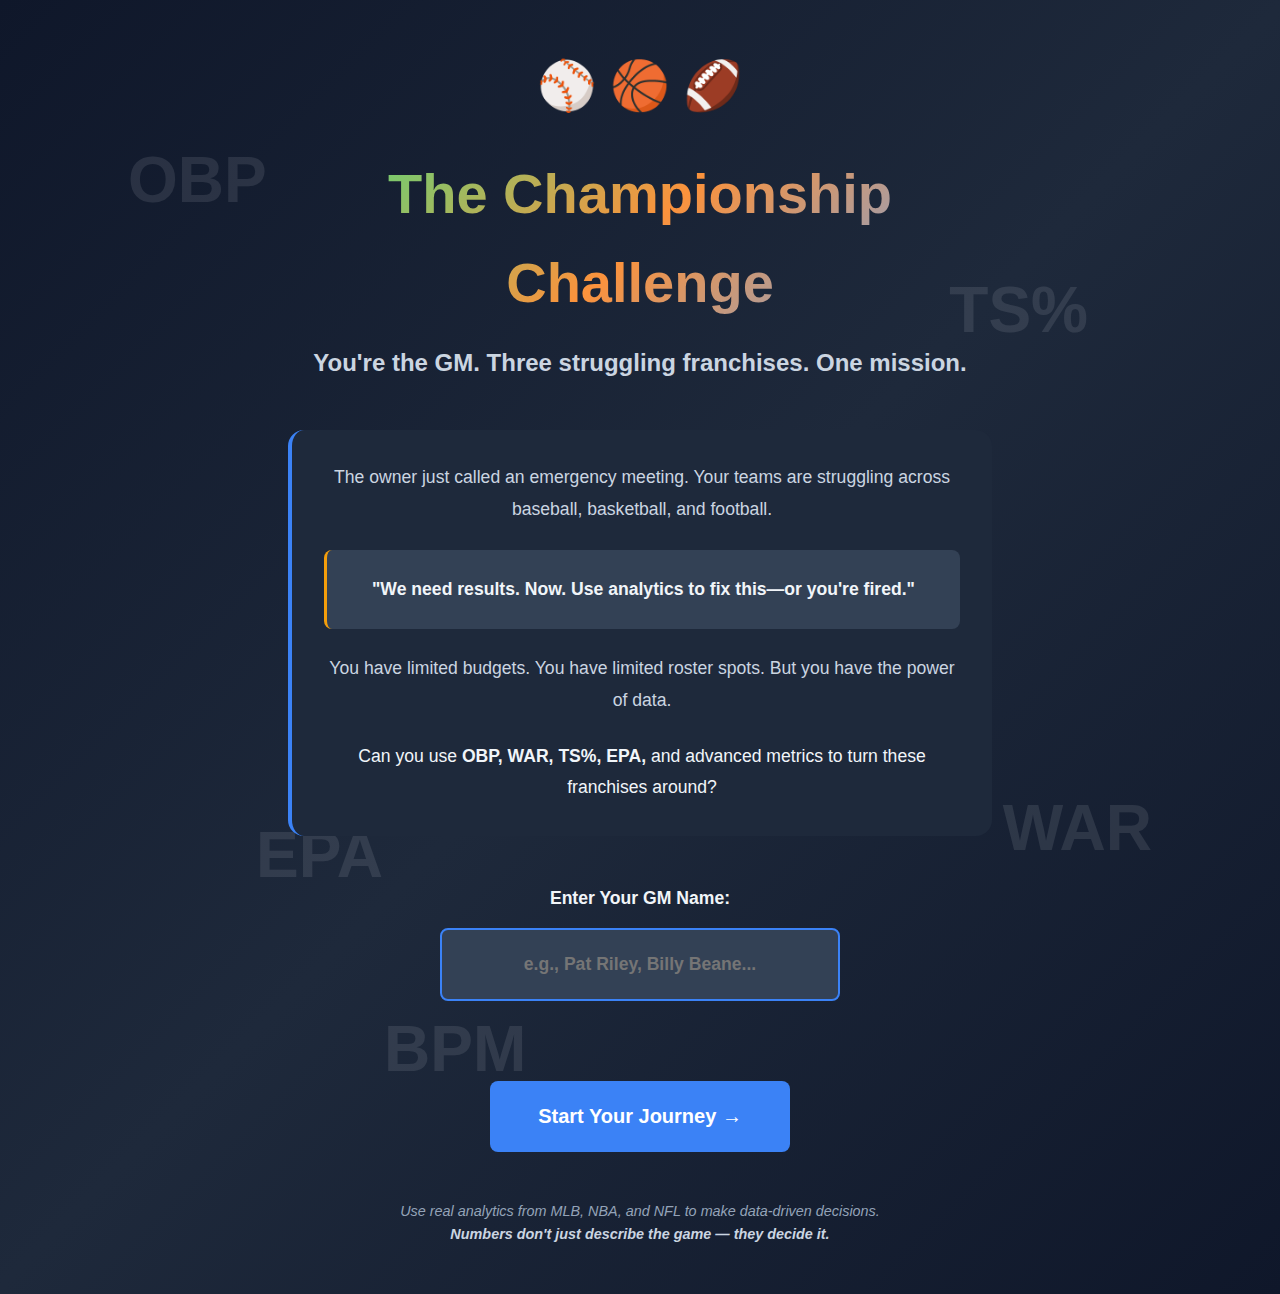
<file: index.html>
<!DOCTYPE html>
<html lang="en">
<head>
    <meta charset="UTF-8">
    <meta name="viewport" content="width=device-width, initial-scale=1.0">
    <title>Sports Analytics Team Builder | The GM Challenge</title>
    <meta name="description" content="Use real analytics to build championship teams across MLB, NBA, and NFL">
    <link rel="stylesheet" href="css/main.css">
    <link rel="stylesheet" href="css/animations.css">
    <link rel="stylesheet" href="css/pages.css">
</head>
<body class="intro-page">

    <!-- Hero Section -->
    <div class="hero-container">
        <div class="hero-content">
            <div class="hero-badge">⚾ 🏀 🏈</div>
            <h1 class="hero-title">The Championship Challenge</h1>
            <p class="hero-subtitle">You're the GM. Three struggling franchises. One mission.</p>

            <div class="hero-story">
                <p class="story-text">
                    The owner just called an emergency meeting. Your teams are struggling across baseball, basketball, and football.
                </p>
                <p class="story-text highlight">
                    <strong>"We need results. Now. Use analytics to fix this—or you're fired."</strong>
                </p>
                <p class="story-text">
                    You have limited budgets. You have limited roster spots. But you have the power of data.
                </p>
                <p class="story-text final">
                    Can you use <strong>OBP, WAR, TS%, EPA,</strong> and advanced metrics to turn these franchises around?
                </p>
            </div>

            <!-- GM Name Input -->
            <div class="gm-input-section">
                <label for="gm-name" class="gm-label">Enter Your GM Name:</label>
                <input
                    type="text"
                    id="gm-name"
                    class="gm-name-input"
                    placeholder="e.g., Pat Riley, Billy Beane..."
                    maxlength="30"
                />
            </div>

            <!-- Start Button -->
            <button class="btn btn-primary btn-hero" id="start-journey">
                Start Your Journey →
            </button>

            <div class="hero-footer">
                <p class="disclaimer">
                    Use real analytics from MLB, NBA, and NFL to make data-driven decisions.
                    <br>
                    <em>Numbers don't just describe the game — they decide it.</em>
                </p>
            </div>
        </div>
    </div>

    <!-- Background Decoration -->
    <div class="intro-background">
        <div class="stat-float">OBP</div>
        <div class="stat-float">TS%</div>
        <div class="stat-float">EPA</div>
        <div class="stat-float">WAR</div>
        <div class="stat-float">BPM</div>
        <div class="stat-float">CPOE</div>
    </div>

    <!-- Scripts -->
    <script src="js/game-state.js"></script>
    <script src="js/navigation.js"></script>
    <script>
        // Handle GM name input and navigation
        document.addEventListener('DOMContentLoaded', () => {
            const gmNameInput = document.getElementById('gm-name');
            const startButton = document.getElementById('start-journey');

            // Load existing GM name if available
            const existingName = gameState.getGMName();
            if (existingName) {
                gmNameInput.value = existingName;
            }

            // Save GM name on input
            gmNameInput.addEventListener('input', (e) => {
                gameState.setGMName(e.target.value.trim());
            });

            // Handle start button
            startButton.addEventListener('click', () => {
                const gmName = gmNameInput.value.trim();

                if (!gmName) {
                    alert('Please enter your GM name to begin!');
                    gmNameInput.focus();
                    return;
                }

                // Save GM name
                gameState.setGMName(gmName);

                // Navigate to league select
                window.location.href = 'league-select.html';
            });

            // Allow Enter key to start
            gmNameInput.addEventListener('keypress', (e) => {
                if (e.key === 'Enter') {
                    startButton.click();
                }
            });
        });
    </script>
</body>
</html>
</file>
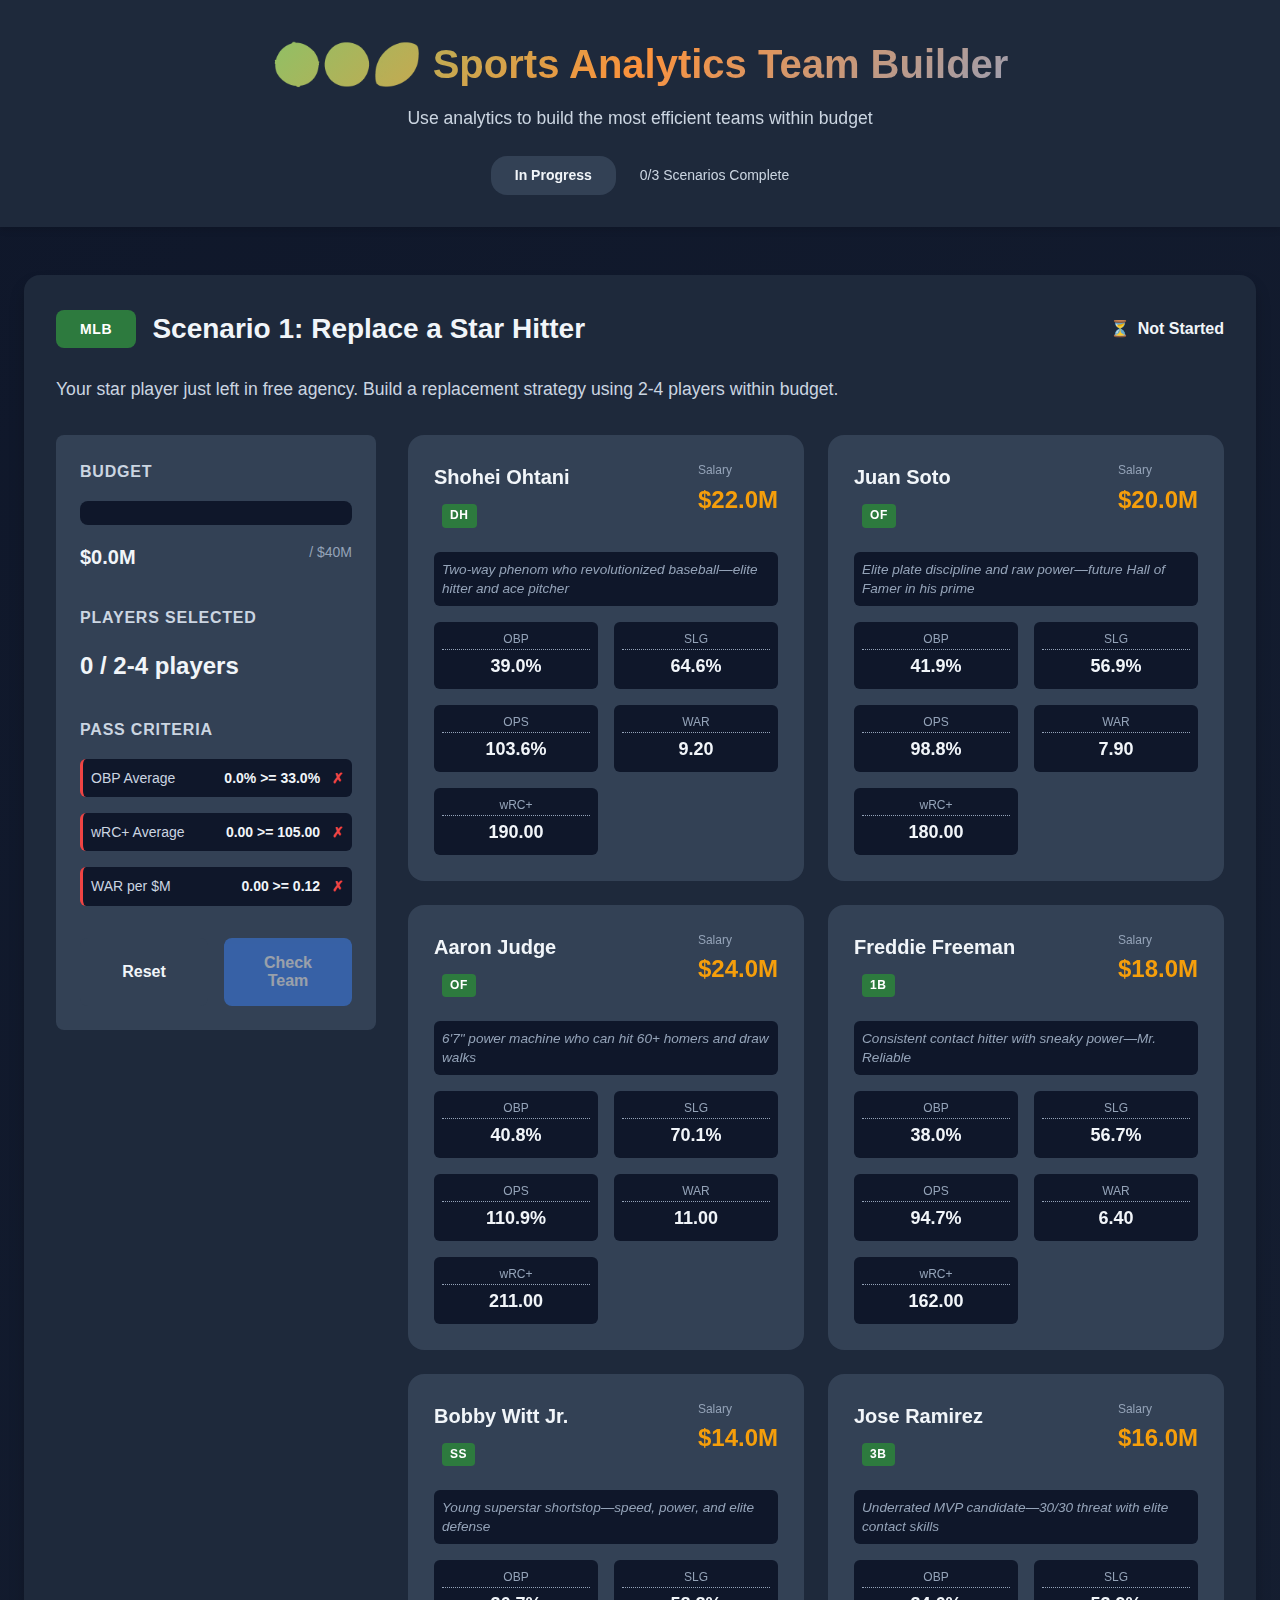
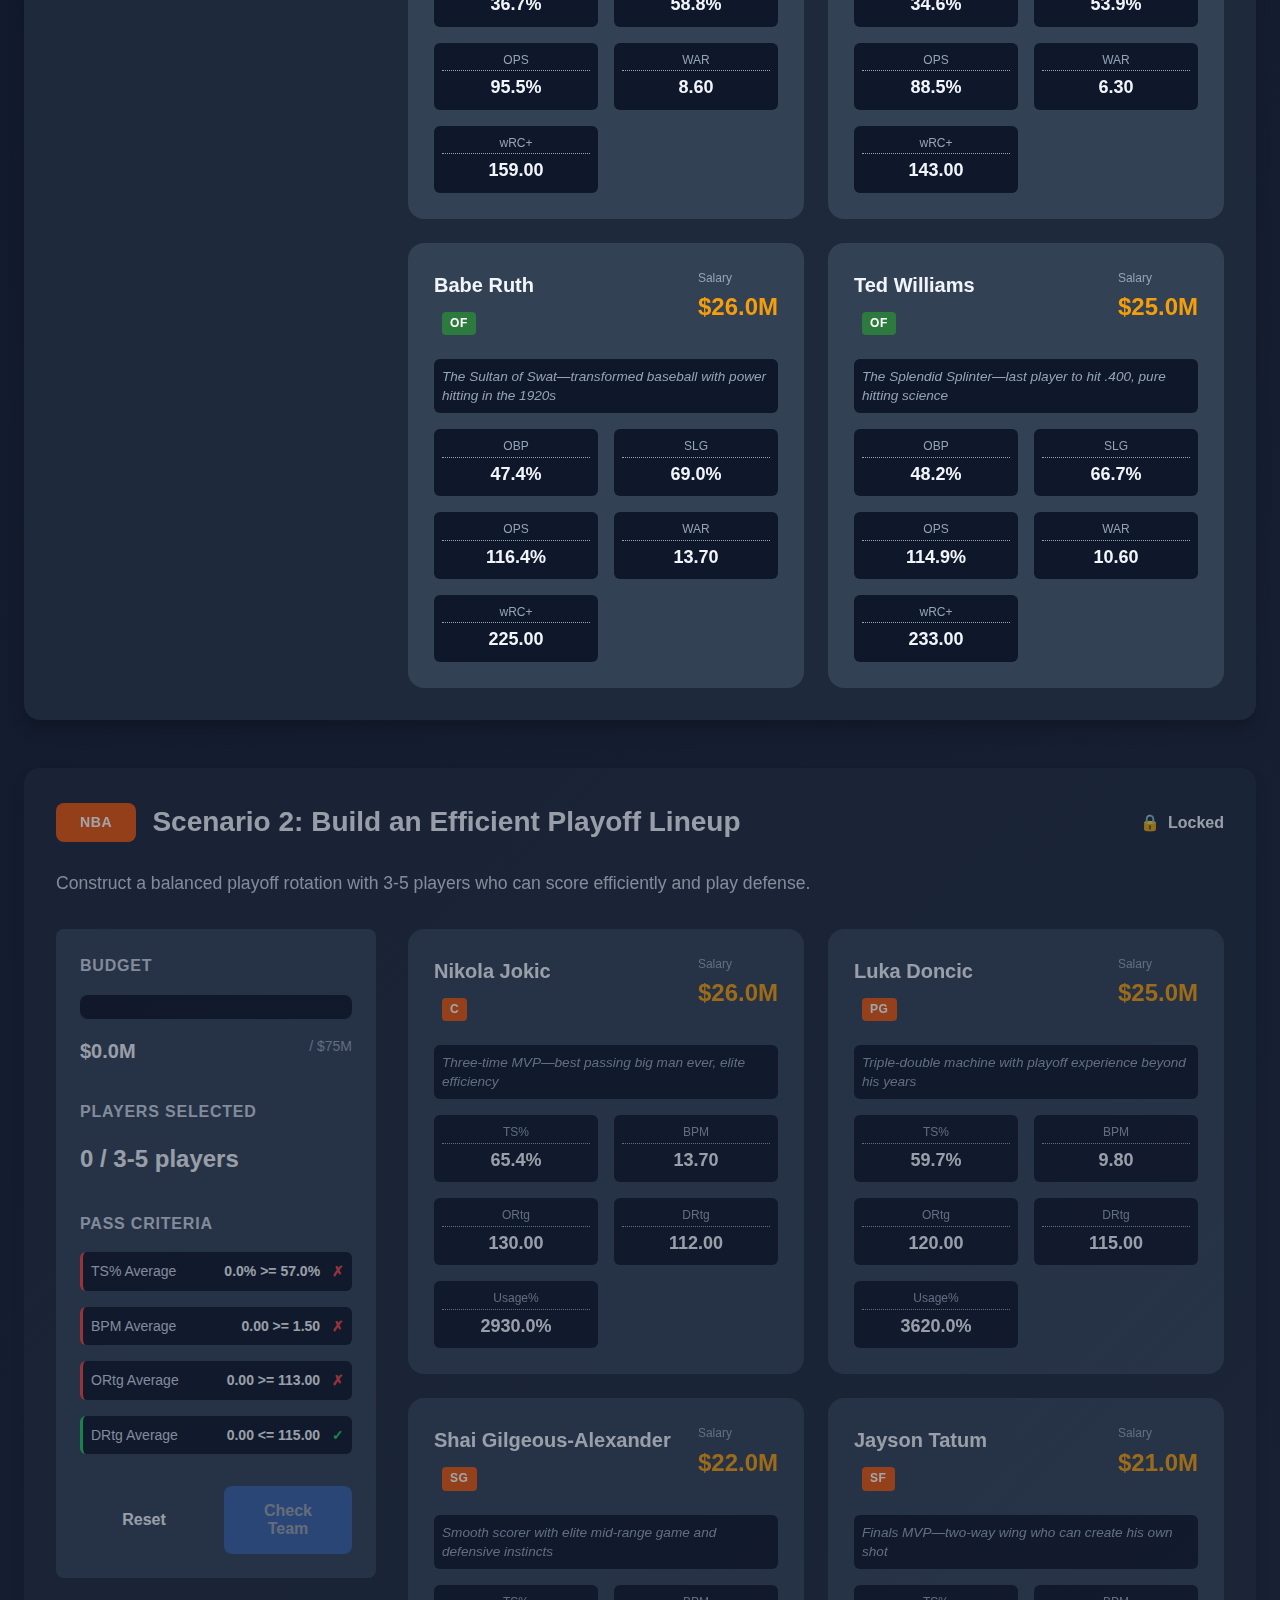
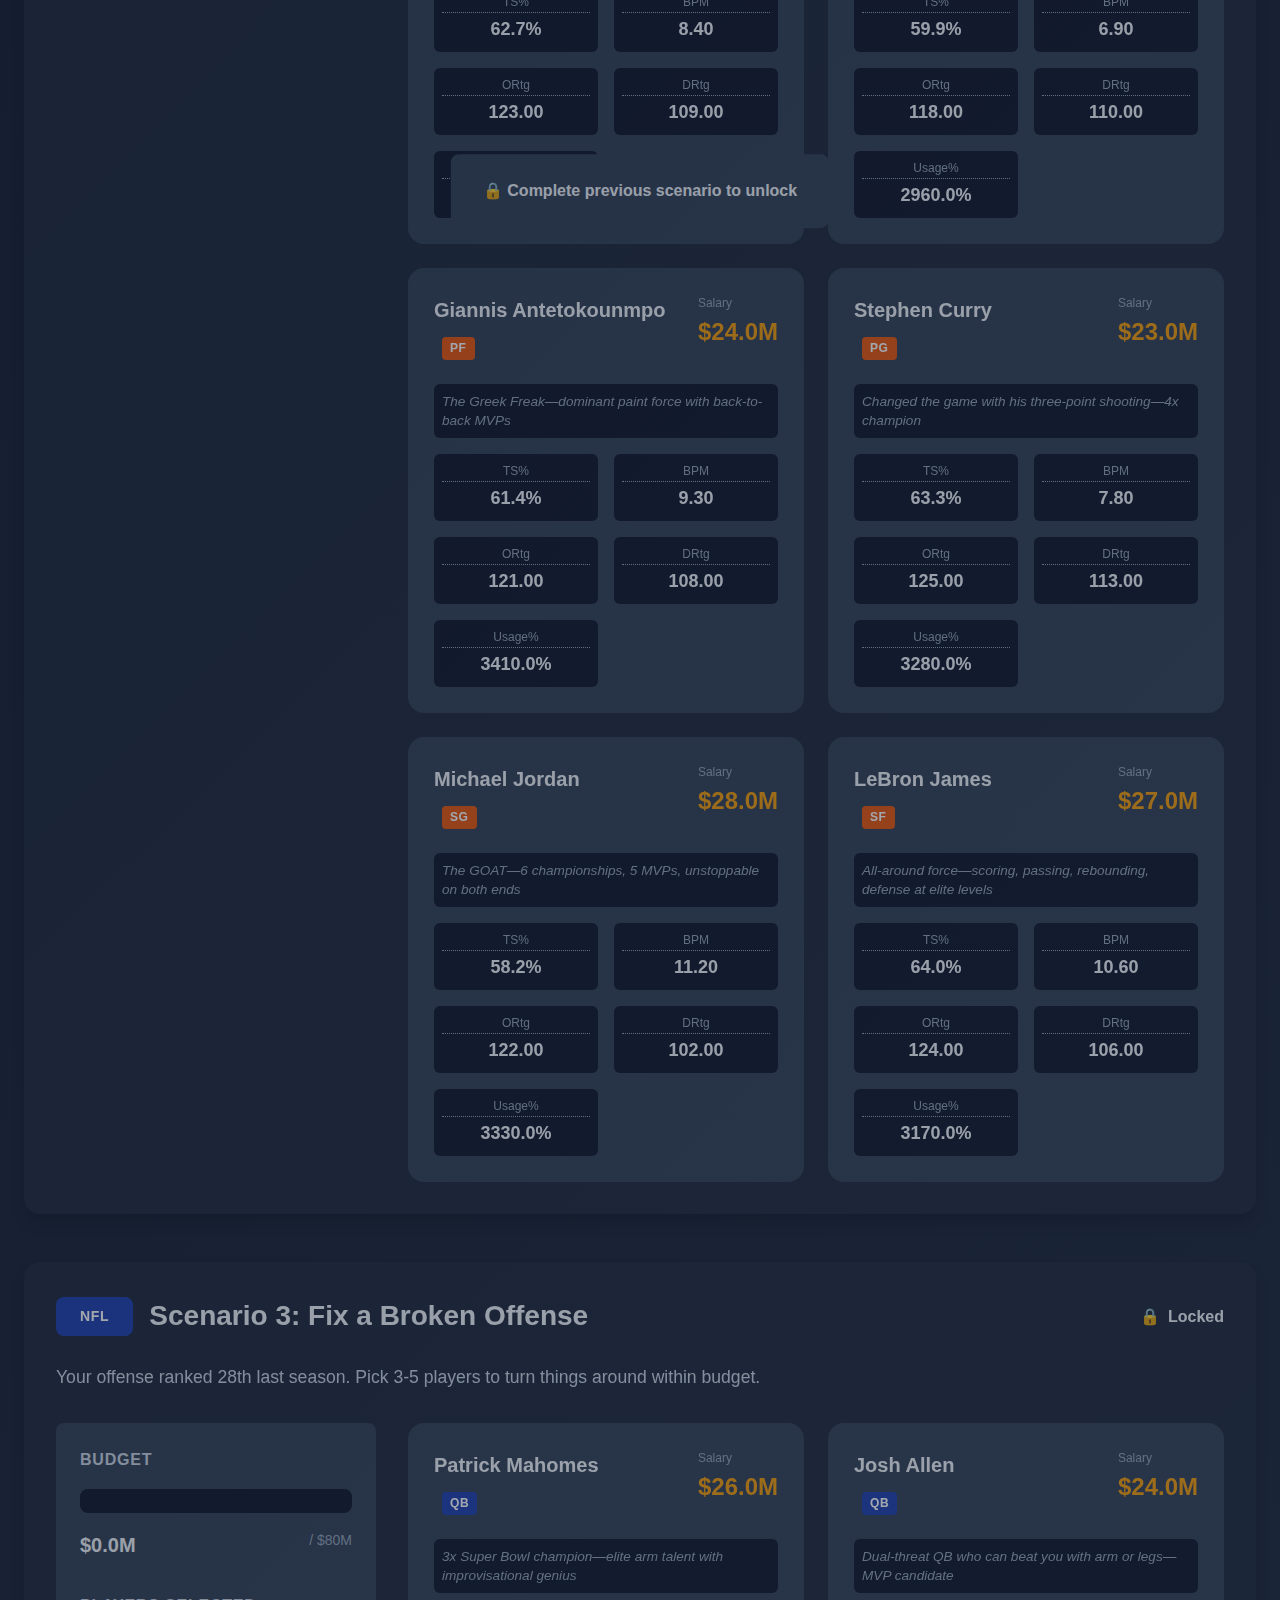
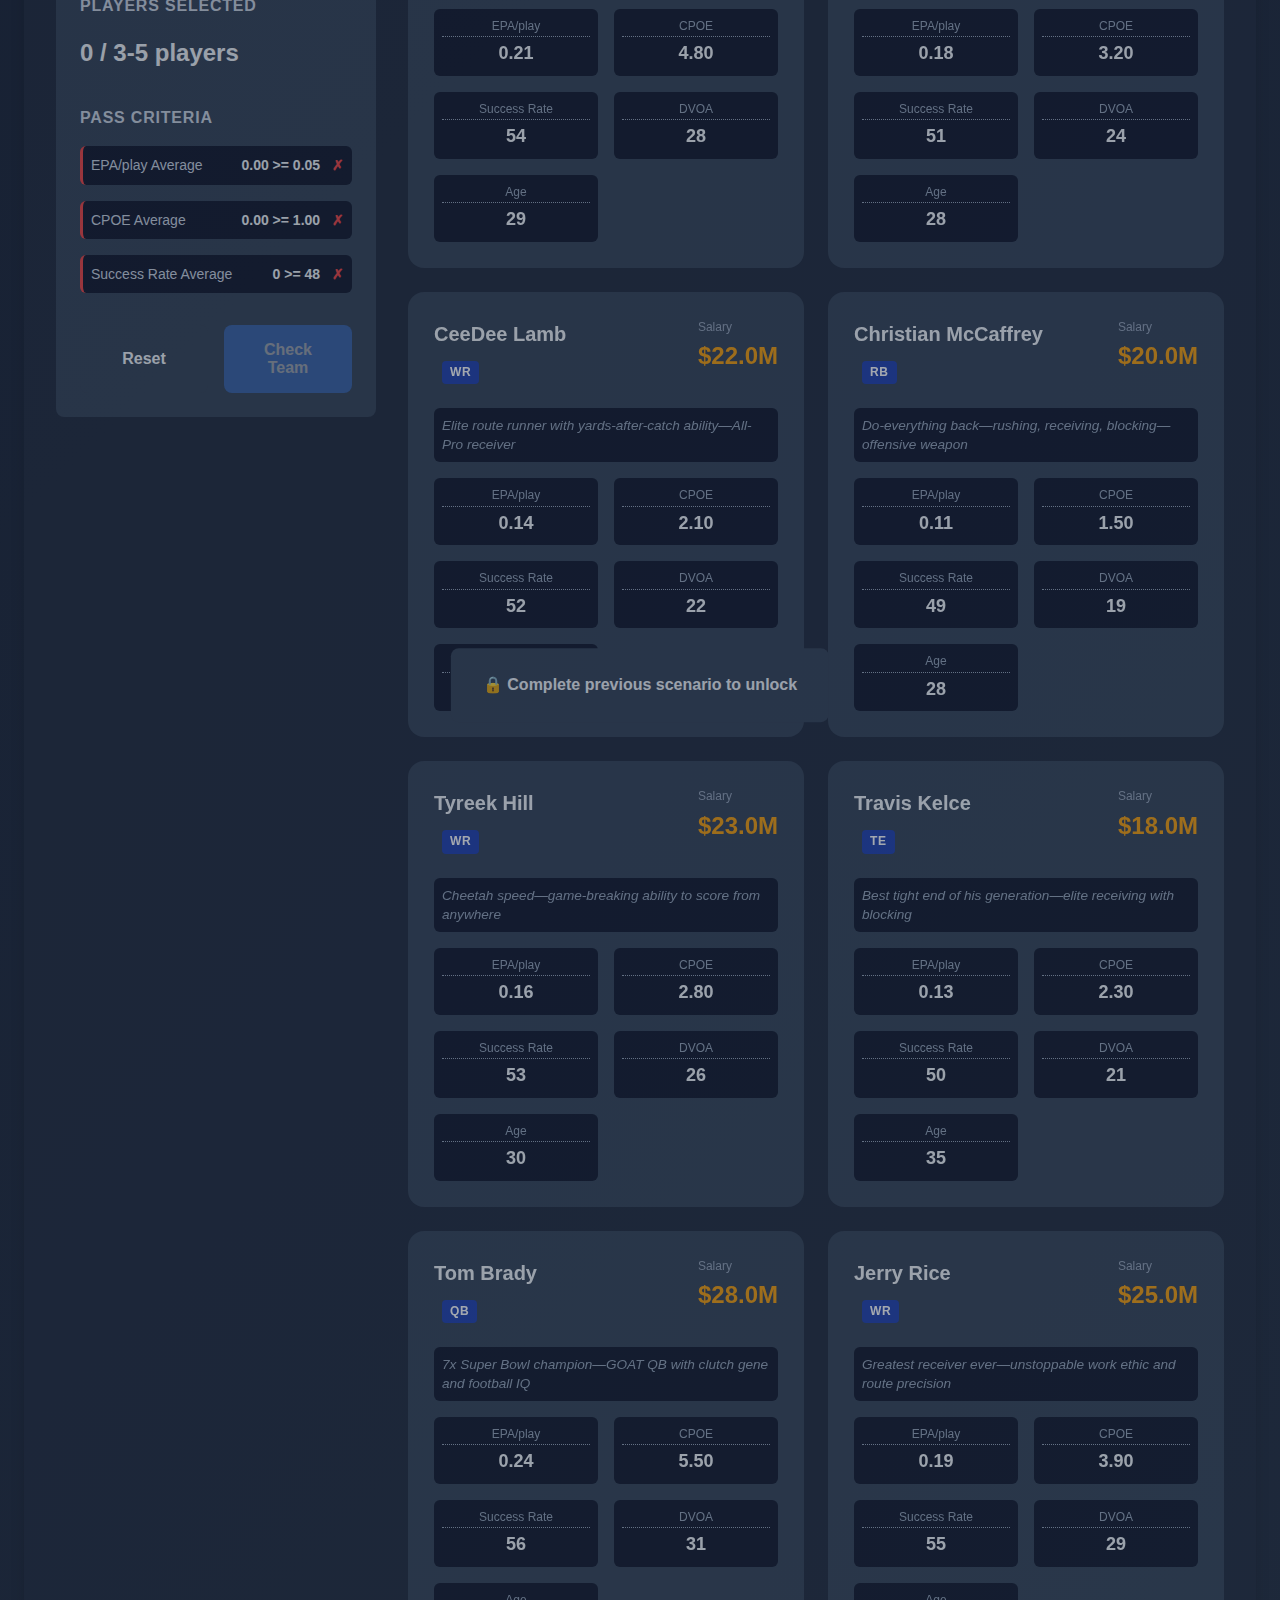
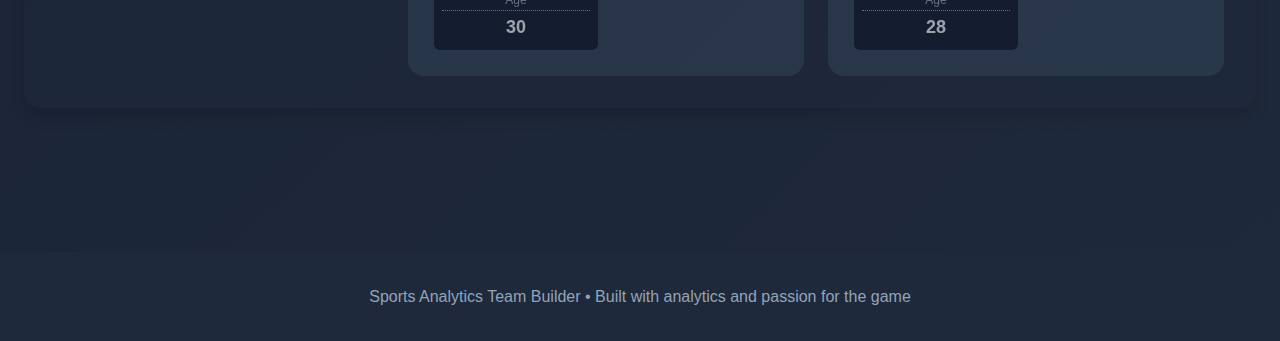
<file: index-old.html>
<!DOCTYPE html>
<html lang="en">
<head>
    <meta charset="UTF-8">
    <meta name="viewport" content="width=device-width, initial-scale=1.0">
    <title>Sports Analytics Team Builder | Build Your Dream Team</title>
    <meta name="description" content="Interactive sports analytics game - build efficient teams within budget constraints using real performance metrics">
    <link rel="stylesheet" href="css/main.css">
    <link rel="stylesheet" href="css/animations.css">
</head>
<body>
    <!-- Header -->
    <header class="game-header">
        <div class="container">
            <h1 class="game-title">⚾🏀🏈 Sports Analytics Team Builder</h1>
            <p class="game-subtitle">Use analytics to build the most efficient teams within budget</p>
            <div class="game-progress">
                <span id="overall-status" class="status-badge">In Progress</span>
                <span class="scenario-counter"><span id="completed-count">0</span>/3 Scenarios Complete</span>
            </div>
        </div>
    </header>

    <!-- Main Game Container -->
    <main class="game-container">
        <div class="container">

            <!-- Scenario 1: MLB -->
            <section class="scenario" id="scenario-1" data-scenario="1">
                <div class="scenario-header">
                    <div class="scenario-title-group">
                        <span class="scenario-badge mlb">MLB</span>
                        <h2 class="scenario-title">Scenario 1: Replace a Star Hitter</h2>
                    </div>
                    <div class="scenario-status" id="status-1">
                        <span class="status-icon">⏳</span>
                        <span class="status-text">Not Started</span>
                    </div>
                </div>

                <p class="scenario-description">Your star player just left in free agency. Build a replacement strategy using 2-4 players within budget.</p>

                <div class="scenario-content">
                    <!-- Budget and Stats Panel -->
                    <aside class="stats-panel">
                        <div class="budget-section">
                            <h3>Budget</h3>
                            <div class="budget-bar-container">
                                <div class="budget-bar" id="budget-bar-1"></div>
                            </div>
                            <div class="budget-info">
                                <span class="budget-spent" id="budget-spent-1">$0M</span>
                                <span class="budget-total">/ $40M</span>
                            </div>
                        </div>

                        <div class="player-count-section">
                            <h3>Players Selected</h3>
                            <p class="player-count"><span id="player-count-1">0</span> / 2-4 players</p>
                        </div>

                        <div class="criteria-section">
                            <h3>Pass Criteria</h3>
                            <div class="criteria-list" id="criteria-1">
                                <!-- Populated by JS -->
                            </div>
                        </div>

                        <div class="action-buttons">
                            <button class="btn btn-secondary" id="reset-1">Reset</button>
                            <button class="btn btn-primary" id="validate-1" disabled>Check Team</button>
                        </div>
                    </aside>

                    <!-- Player Grid -->
                    <div class="player-grid" id="player-grid-1">
                        <!-- Populated by JS -->
                    </div>
                </div>
            </section>

            <!-- Scenario 2: NBA -->
            <section class="scenario locked" id="scenario-2" data-scenario="2">
                <div class="scenario-header">
                    <div class="scenario-title-group">
                        <span class="scenario-badge nba">NBA</span>
                        <h2 class="scenario-title">Scenario 2: Build an Efficient Playoff Lineup</h2>
                    </div>
                    <div class="scenario-status" id="status-2">
                        <span class="status-icon">🔒</span>
                        <span class="status-text">Locked</span>
                    </div>
                </div>

                <p class="scenario-description">Construct a balanced playoff rotation with 3-5 players who can score efficiently and play defense.</p>

                <div class="scenario-content">
                    <aside class="stats-panel">
                        <div class="budget-section">
                            <h3>Budget</h3>
                            <div class="budget-bar-container">
                                <div class="budget-bar" id="budget-bar-2"></div>
                            </div>
                            <div class="budget-info">
                                <span class="budget-spent" id="budget-spent-2">$0M</span>
                                <span class="budget-total">/ $75M</span>
                            </div>
                        </div>

                        <div class="player-count-section">
                            <h3>Players Selected</h3>
                            <p class="player-count"><span id="player-count-2">0</span> / 3-5 players</p>
                        </div>

                        <div class="criteria-section">
                            <h3>Pass Criteria</h3>
                            <div class="criteria-list" id="criteria-2">
                                <!-- Populated by JS -->
                            </div>
                        </div>

                        <div class="action-buttons">
                            <button class="btn btn-secondary" id="reset-2">Reset</button>
                            <button class="btn btn-primary" id="validate-2" disabled>Check Team</button>
                        </div>
                    </aside>

                    <div class="player-grid" id="player-grid-2">
                        <!-- Populated by JS -->
                    </div>
                </div>
            </section>

            <!-- Scenario 3: NFL -->
            <section class="scenario locked" id="scenario-3" data-scenario="3">
                <div class="scenario-header">
                    <div class="scenario-title-group">
                        <span class="scenario-badge nfl">NFL</span>
                        <h2 class="scenario-title">Scenario 3: Fix a Broken Offense</h2>
                    </div>
                    <div class="scenario-status" id="status-3">
                        <span class="status-icon">🔒</span>
                        <span class="status-text">Locked</span>
                    </div>
                </div>

                <p class="scenario-description">Your offense ranked 28th last season. Pick 3-5 players to turn things around within budget.</p>

                <div class="scenario-content">
                    <aside class="stats-panel">
                        <div class="budget-section">
                            <h3>Budget</h3>
                            <div class="budget-bar-container">
                                <div class="budget-bar" id="budget-bar-3"></div>
                            </div>
                            <div class="budget-info">
                                <span class="budget-spent" id="budget-spent-3">$0M</span>
                                <span class="budget-total">/ $80M</span>
                            </div>
                        </div>

                        <div class="player-count-section">
                            <h3>Players Selected</h3>
                            <p class="player-count"><span id="player-count-3">0</span> / 3-5 players</p>
                        </div>

                        <div class="criteria-section">
                            <h3>Pass Criteria</h3>
                            <div class="criteria-list" id="criteria-3">
                                <!-- Populated by JS -->
                            </div>
                        </div>

                        <div class="action-buttons">
                            <button class="btn btn-secondary" id="reset-3">Reset</button>
                            <button class="btn btn-primary" id="validate-3" disabled>Check Team</button>
                        </div>
                    </aside>

                    <div class="player-grid" id="player-grid-3">
                        <!-- Populated by JS -->
                    </div>
                </div>
            </section>

        </div>
    </main>

    <!-- Success Modal -->
    <div class="modal" id="success-modal">
        <div class="modal-content">
            <div class="modal-icon success">✅</div>
            <h2 class="modal-title">Scenario Complete!</h2>
            <p class="modal-message"></p>
            <button class="btn btn-primary" id="modal-close">Continue</button>
        </div>
    </div>

    <!-- Victory Modal -->
    <div class="modal" id="victory-modal">
        <div class="modal-content victory">
            <div class="modal-icon">🏆</div>
            <h2 class="modal-title">All Scenarios Complete!</h2>
            <p class="modal-message">You've successfully built efficient teams across all three sports. Excellent work!</p>
            <div class="victory-stats" id="victory-stats"></div>
            <button class="btn btn-primary" id="play-again">Play Again</button>
        </div>
    </div>

    <!-- Footer -->
    <footer class="game-footer">
        <div class="container">
            <p>Sports Analytics Team Builder • Built with analytics and passion for the game</p>
        </div>
    </footer>

    <!-- Scripts -->
    <script src="js/data.js"></script>
    <script src="js/game-state.js"></script>
    <script src="js/validation.js"></script>
    <script src="js/player-selection.js"></script>
    <script src="js/main.js"></script>
</body>
</html>
</file>
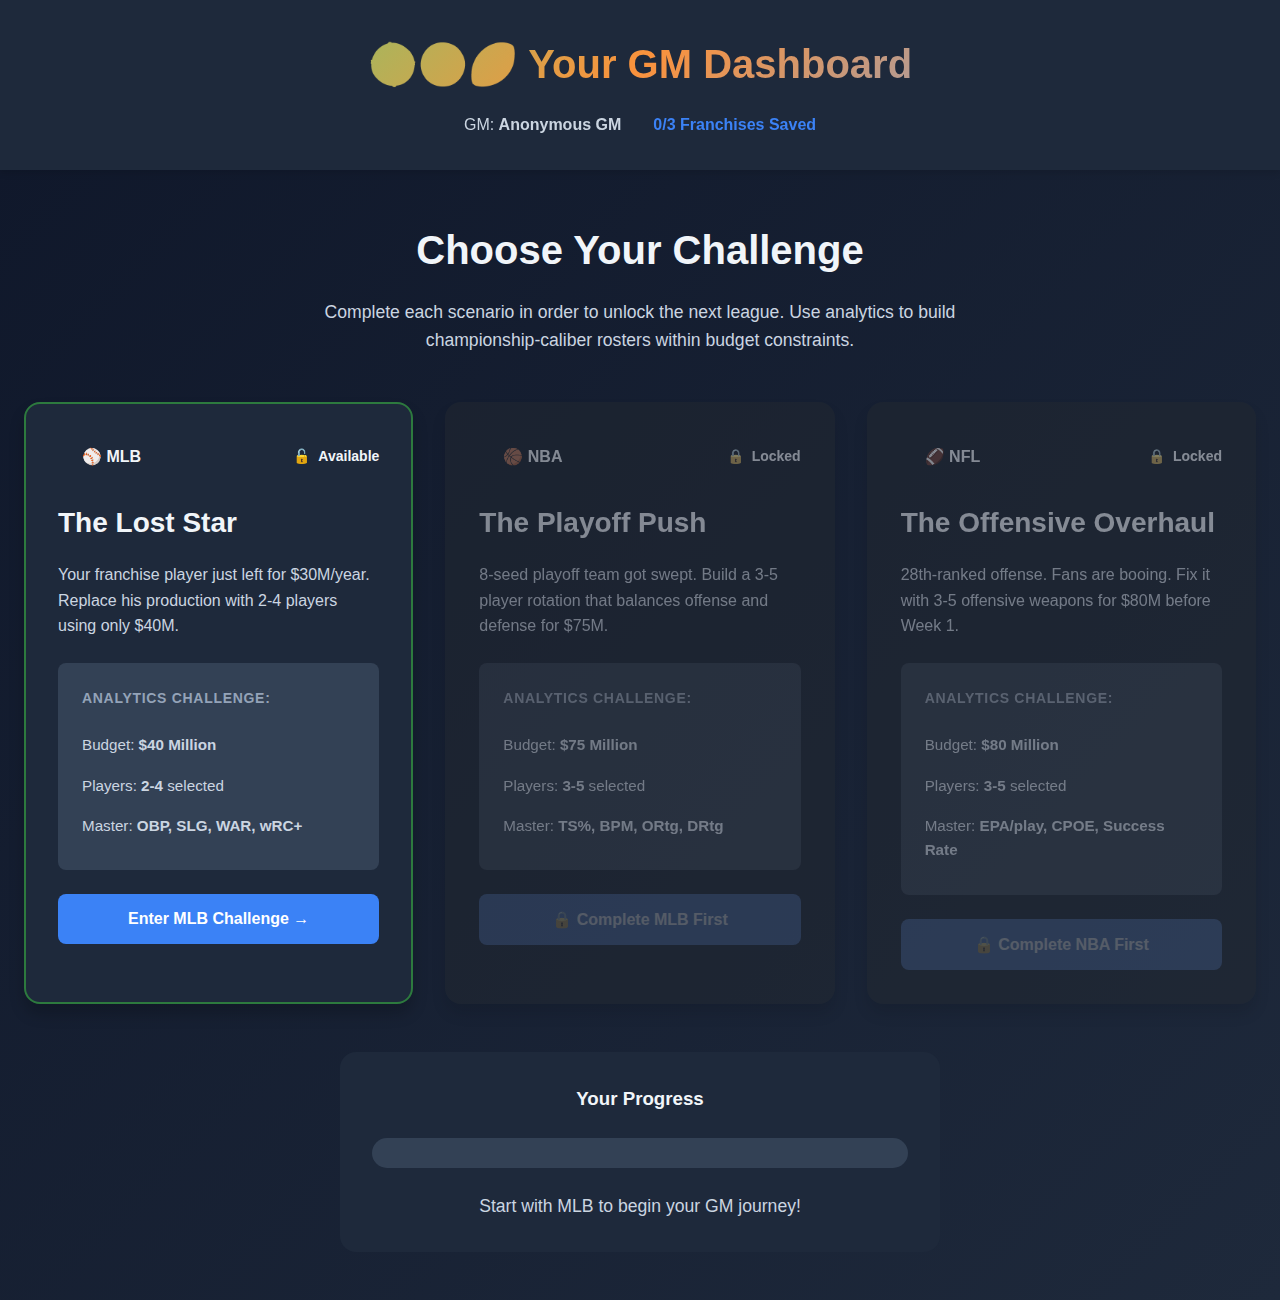
<file: league-select.html>
<!DOCTYPE html>
<html lang="en">
<head>
    <meta charset="UTF-8">
    <meta name="viewport" content="width=device-width, initial-scale=1.0">
    <title>Select Your Challenge | Sports Analytics Team Builder</title>
    <link rel="stylesheet" href="css/main.css">
    <link rel="stylesheet" href="css/animations.css">
    <link rel="stylesheet" href="css/pages.css">
</head>
<body class="hub-page">

    <!-- Header -->
    <header class="game-header">
        <div class="container">
            <h1 class="game-title">⚾🏀🏈 Your GM Dashboard</h1>
            <div class="gm-info">
                <span class="gm-name-display">GM: <strong id="gm-name-header">Loading...</strong></span>
                <span class="progress-display">
                    <span id="completed-scenarios">0</span>/3 Franchises Saved
                </span>
            </div>
        </div>
    </header>

    <!-- Main Hub Content -->
    <main class="hub-container">
        <div class="container">

            <div class="hub-intro">
                <h2>Choose Your Challenge</h2>
                <p>Complete each scenario in order to unlock the next league. Use analytics to build championship-caliber rosters within budget constraints.</p>
            </div>

            <!-- League Cards -->
            <div class="league-cards">

                <!-- MLB Card -->
                <div class="league-card mlb-card" id="league-card-1" data-scenario="1">
                    <div class="card-header">
                        <span class="league-badge mlb">⚾ MLB</span>
                        <span class="card-status" id="status-1">
                            <span class="status-icon">🔓</span>
                            <span class="status-text">Available</span>
                        </span>
                    </div>

                    <h3 class="card-title">The Lost Star</h3>
                    <p class="card-description">
                        Your franchise player just left for $30M/year. Replace his production with 2-4 players using only $40M.
                    </p>

                    <div class="card-challenge">
                        <h4>Analytics Challenge:</h4>
                        <ul>
                            <li>Budget: <strong>$40 Million</strong></li>
                            <li>Players: <strong>2-4</strong> selected</li>
                            <li>Master: <strong>OBP, SLG, WAR, wRC+</strong></li>
                        </ul>
                    </div>

                    <button class="btn btn-primary card-btn" data-link="mlb.html">
                        Enter MLB Challenge →
                    </button>
                </div>

                <!-- NBA Card -->
                <div class="league-card nba-card locked" id="league-card-2" data-scenario="2">
                    <div class="card-header">
                        <span class="league-badge nba">🏀 NBA</span>
                        <span class="card-status" id="status-2">
                            <span class="status-icon">🔒</span>
                            <span class="status-text">Locked</span>
                        </span>
                    </div>

                    <h3 class="card-title">The Playoff Push</h3>
                    <p class="card-description">
                        8-seed playoff team got swept. Build a 3-5 player rotation that balances offense and defense for $75M.
                    </p>

                    <div class="card-challenge">
                        <h4>Analytics Challenge:</h4>
                        <ul>
                            <li>Budget: <strong>$75 Million</strong></li>
                            <li>Players: <strong>3-5</strong> selected</li>
                            <li>Master: <strong>TS%, BPM, ORtg, DRtg</strong></li>
                        </ul>
                    </div>

                    <button class="btn btn-primary card-btn" data-link="nba.html" disabled>
                        🔒 Complete MLB First
                    </button>
                </div>

                <!-- NFL Card -->
                <div class="league-card nfl-card locked" id="league-card-3" data-scenario="3">
                    <div class="card-header">
                        <span class="league-badge nfl">🏈 NFL</span>
                        <span class="card-status" id="status-3">
                            <span class="status-icon">🔒</span>
                            <span class="status-text">Locked</span>
                        </span>
                    </div>

                    <h3 class="card-title">The Offensive Overhaul</h3>
                    <p class="card-description">
                        28th-ranked offense. Fans are booing. Fix it with 3-5 offensive weapons for $80M before Week 1.
                    </p>

                    <div class="card-challenge">
                        <h4>Analytics Challenge:</h4>
                        <ul>
                            <li>Budget: <strong>$80 Million</strong></li>
                            <li>Players: <strong>3-5</strong> selected</li>
                            <li>Master: <strong>EPA/play, CPOE, Success Rate</strong></li>
                        </ul>
                    </div>

                    <button class="btn btn-primary card-btn" data-link="nfl.html" disabled>
                        🔒 Complete NBA First
                    </button>
                </div>

            </div>

            <!-- Progress Summary -->
            <div class="progress-summary">
                <h3>Your Progress</h3>
                <div class="progress-bar-container">
                    <div class="progress-bar" id="overall-progress-bar"></div>
                </div>
                <p class="progress-text" id="progress-message">Complete all 3 scenarios to prove you're the ultimate GM!</p>
            </div>

        </div>
    </main>

    <!-- Scripts -->
    <script src="js/game-state.js"></script>
    <script src="js/navigation.js"></script>
    <script>
        document.addEventListener('DOMContentLoaded', () => {
            // Load GM name
            const gmName = gameState.getGMName() || 'Anonymous GM';
            document.getElementById('gm-name-header').textContent = gmName;

            // Update progress
            const completedCount = gameState.getCompletedCount();
            document.getElementById('completed-scenarios').textContent = completedCount;

            // Update progress bar
            const progressBar = document.getElementById('overall-progress-bar');
            progressBar.style.width = `${(completedCount / 3) * 100}%`;

            // Update progress message
            const progressMessage = document.getElementById('progress-message');
            if (completedCount === 0) {
                progressMessage.textContent = 'Start with MLB to begin your GM journey!';
            } else if (completedCount === 1) {
                progressMessage.textContent = '1 down, 2 to go! NBA is now unlocked.';
            } else if (completedCount === 2) {
                progressMessage.textContent = 'Almost there! Complete NFL to become the ultimate GM.';
            } else {
                progressMessage.textContent = 'All scenarios complete! You\'ve mastered sports analytics!';
            }

            // Check unlock status for each scenario
            [1, 2, 3].forEach(scenarioId => {
                const card = document.getElementById(`league-card-${scenarioId}`);
                const button = card.querySelector('.card-btn');
                const status = document.getElementById(`status-${scenarioId}`);

                const isLocked = gameState.isScenarioLocked(scenarioId);
                const isCompleted = gameState.isScenarioCompleted(scenarioId);

                if (isCompleted) {
                    // Completed
                    card.classList.remove('locked');
                    card.classList.add('completed');
                    status.innerHTML = '<span class="status-icon">✅</span><span class="status-text">Completed</span>';
                    button.textContent = 'Review Solution →';
                    button.disabled = false;
                } else if (!isLocked) {
                    // Unlocked but not completed
                    card.classList.remove('locked');
                    button.disabled = false;
                } else {
                    // Locked
                    card.classList.add('locked');
                    button.disabled = true;
                }
            });

            // Handle card button clicks
            document.querySelectorAll('.card-btn').forEach(button => {
                button.addEventListener('click', () => {
                    if (!button.disabled) {
                        const link = button.dataset.link;
                        window.location.href = link;
                    }
                });
            });

            // Check if all scenarios complete -> redirect to victory
            if (completedCount === 3 && !sessionStorage.getItem('victoryShown')) {
                sessionStorage.setItem('victoryShown', 'true');
                setTimeout(() => {
                    window.location.href = 'victory.html';
                }, 2000);
            }
        });
    </script>
</body>
</html>
</file>
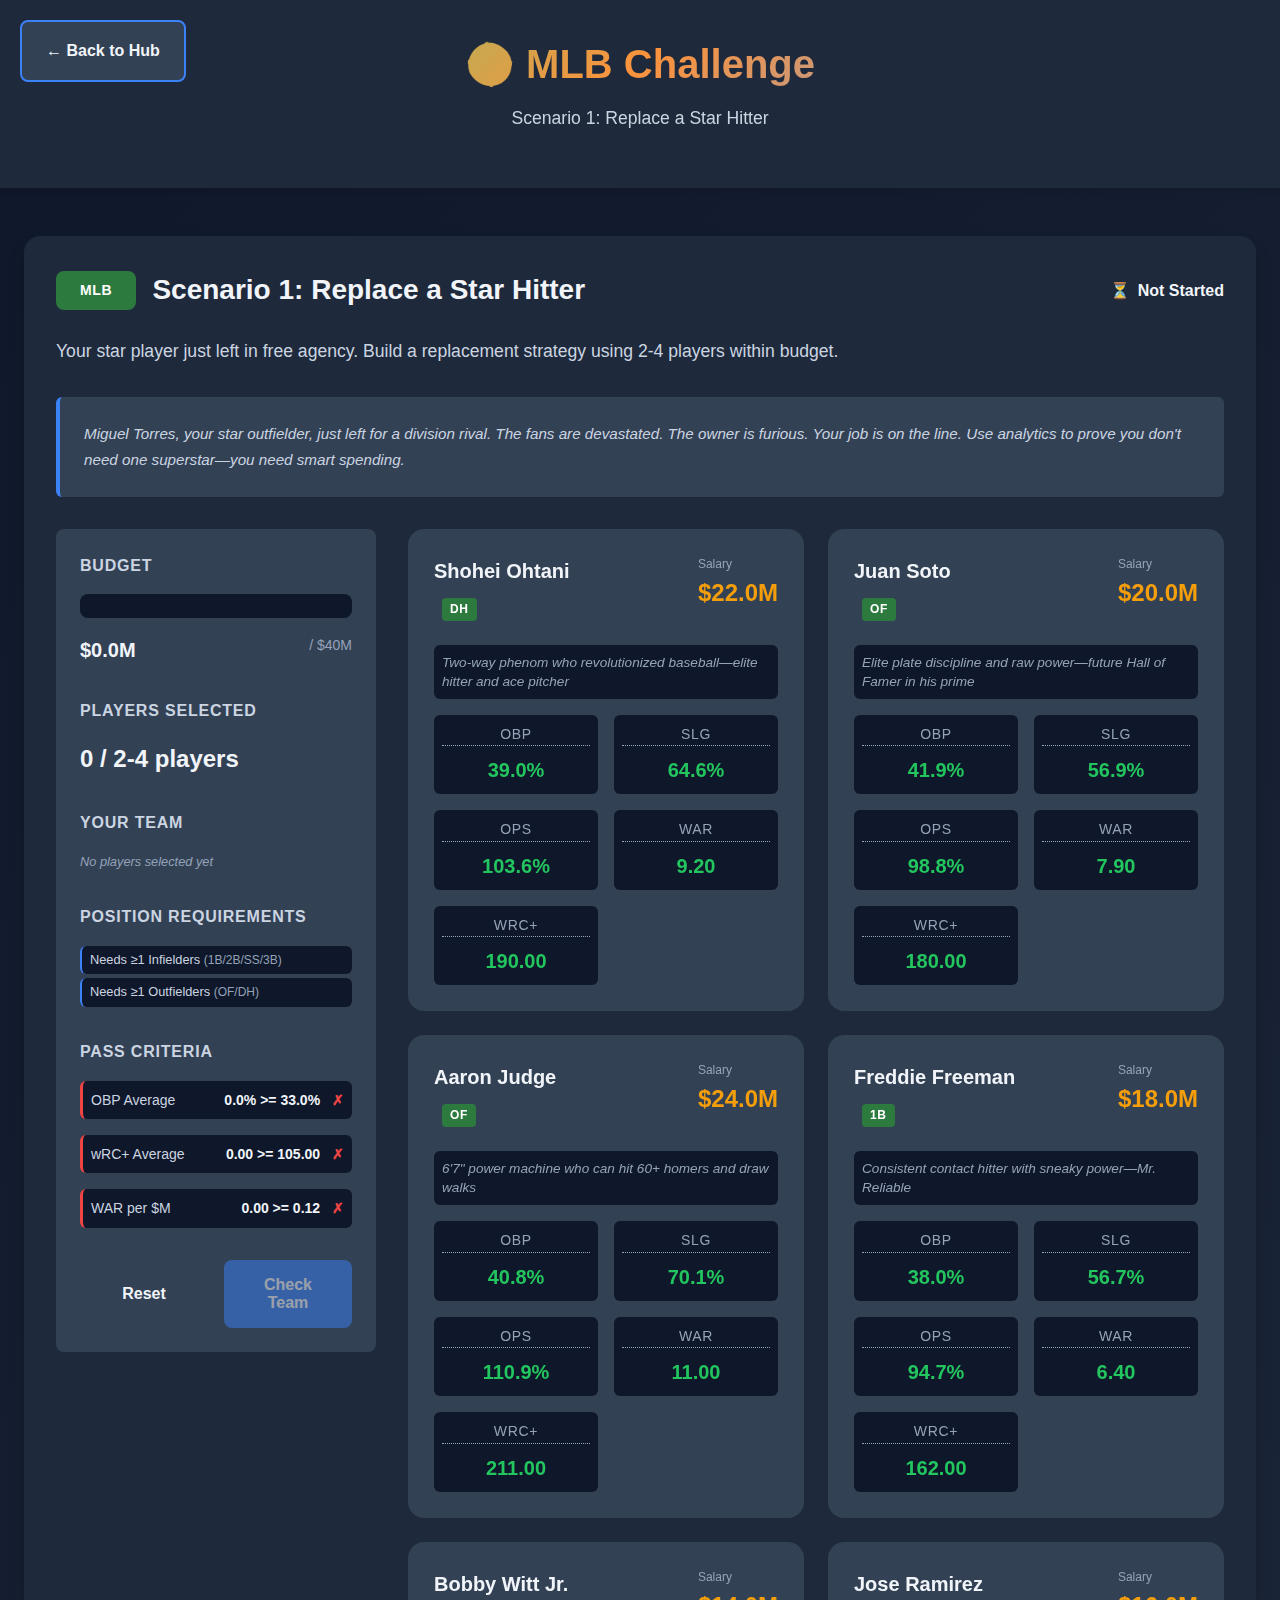
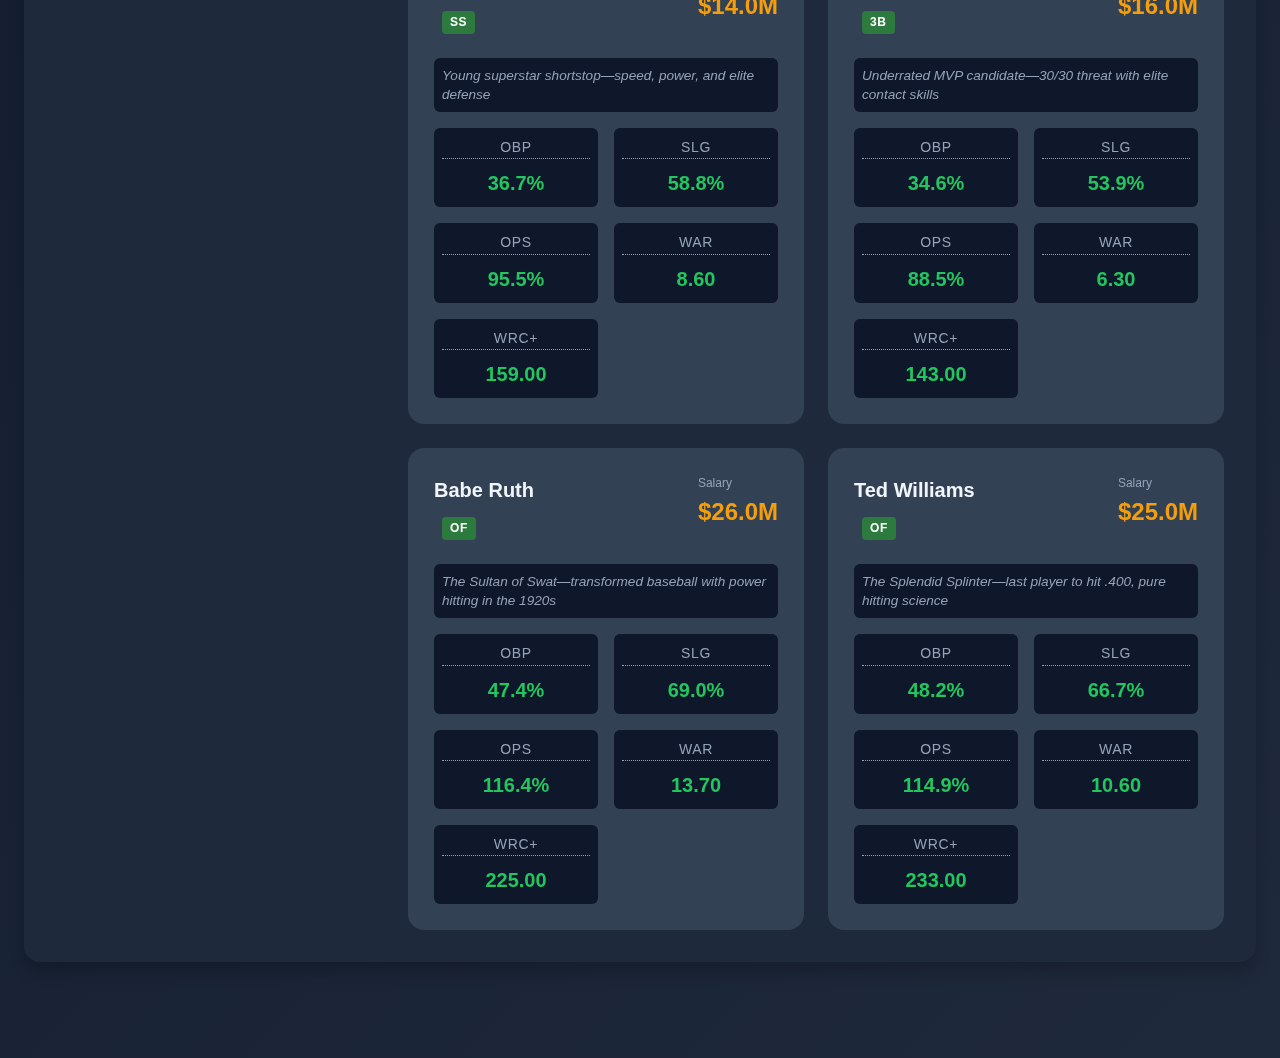
<file: mlb.html>
<!DOCTYPE html>
<html lang="en">
<head>
    <meta charset="UTF-8">
    <meta name="viewport" content="width=device-width, initial-scale=1.0">
    <title>MLB Challenge | Sports Analytics Team Builder</title>
    <link rel="stylesheet" href="css/main.css">
    <link rel="stylesheet" href="css/animations.css">
    <link rel="stylesheet" href="css/pages.css">
</head>
<body>
    <!-- Back to Hub Button -->
    <a href="league-select.html" class="back-to-hub">← Back to Hub</a>

    <!-- Header -->
    <header class="game-header">
        <div class="container">
            <h1 class="game-title">⚾ MLB Challenge</h1>
            <p class="game-subtitle">Scenario 1: Replace a Star Hitter</p>
        </div>
    </header>

    <!-- Main Game Container -->
    <main class="game-container">
        <div class="container">

            <!-- Scenario 1: MLB -->
            <section class="scenario" id="scenario-1" data-scenario="1">
                <div class="scenario-header">
                    <div class="scenario-title-group">
                        <span class="scenario-badge mlb">MLB</span>
                        <h2 class="scenario-title">Scenario 1: Replace a Star Hitter</h2>
                    </div>
                    <div class="scenario-status" id="status-1">
                        <span class="status-icon">⏳</span>
                        <span class="status-text">Not Started</span>
                    </div>
                </div>

                <p class="scenario-description">Your star player just left in free agency. Build a replacement strategy using 2-4 players within budget.</p>

                <div class="story-hook" id="story-hook-1">
                    <!-- Populated by JS -->
                </div>

                <div class="scenario-content">
                    <!-- Budget and Stats Panel -->
                    <aside class="stats-panel">
                        <div class="budget-section">
                            <h3>Budget</h3>
                            <div class="budget-bar-container">
                                <div class="budget-bar" id="budget-bar-1"></div>
                            </div>
                            <div class="budget-info">
                                <span class="budget-spent" id="budget-spent-1">$0M</span>
                                <span class="budget-total">/ $40M</span>
                            </div>
                        </div>

                        <div class="player-count-section">
                            <h3>Players Selected</h3>
                            <p class="player-count"><span id="player-count-1">0</span> / 2-4 players</p>
                        </div>

                        <div class="selected-players-section">
                            <h3>Your Team</h3>
                            <div class="selected-players-list" id="selected-players-1">
                                <p class="no-players-msg">No players selected yet</p>
                            </div>
                        </div>

                        <div class="position-constraints-section" id="position-constraints-1">
                            <!-- Populated by JS if constraints exist -->
                        </div>

                        <div class="criteria-section">
                            <h3>Pass Criteria</h3>
                            <div class="criteria-list" id="criteria-1">
                                <!-- Populated by JS -->
                            </div>
                        </div>

                        <div class="action-buttons">
                            <button class="btn btn-secondary" id="reset-1">Reset</button>
                            <button class="btn btn-primary" id="validate-1" disabled>Check Team</button>
                        </div>
                    </aside>

                    <!-- Player Grid -->
                    <div class="player-grid" id="player-grid-1">
                        <!-- Populated by JS -->
                    </div>
                </div>
            </section>

        </div>
    </main>

    <!-- Success Modal -->
    <div class="modal" id="success-modal">
        <div class="modal-content">
            <div class="modal-icon success">✅</div>
            <h2 class="modal-title">Scenario Complete!</h2>
            <p class="modal-message"></p>
            <button class="btn btn-primary" id="modal-close">Back to Hub</button>
        </div>
    </div>

    <!-- Failure Modal -->
    <div class="modal" id="failure-modal">
        <div class="modal-content failure">
            <div class="modal-icon">❌</div>
            <h2 class="modal-title">Not Quite!</h2>
            <p class="modal-subtitle">Your team didn't meet all the requirements:</p>
            <ul class="failure-reasons" id="failure-reasons-list"></ul>
            <button class="btn btn-secondary" id="failure-modal-close">Adjust My Team</button>
        </div>
    </div>

    <!-- Confirm Modal -->
    <div class="modal" id="confirm-modal">
        <div class="modal-content confirm">
            <div class="modal-icon">⚠️</div>
            <h2 class="modal-title">Are you sure?</h2>
            <p class="modal-message" id="confirm-message"></p>
            <div class="modal-actions">
                <button class="btn btn-secondary" id="confirm-cancel">Cancel</button>
                <button class="btn btn-primary" id="confirm-ok">Confirm</button>
            </div>
        </div>
    </div>

    <!-- Scripts -->
    <script src="js/data.js"></script>
    <script src="js/game-state.js"></script>
    <script src="js/validation.js"></script>
    <script src="js/player-selection.js"></script>
    <script src="js/navigation.js"></script>
    <script src="js/main.js"></script>
</body>
</html>
</file>
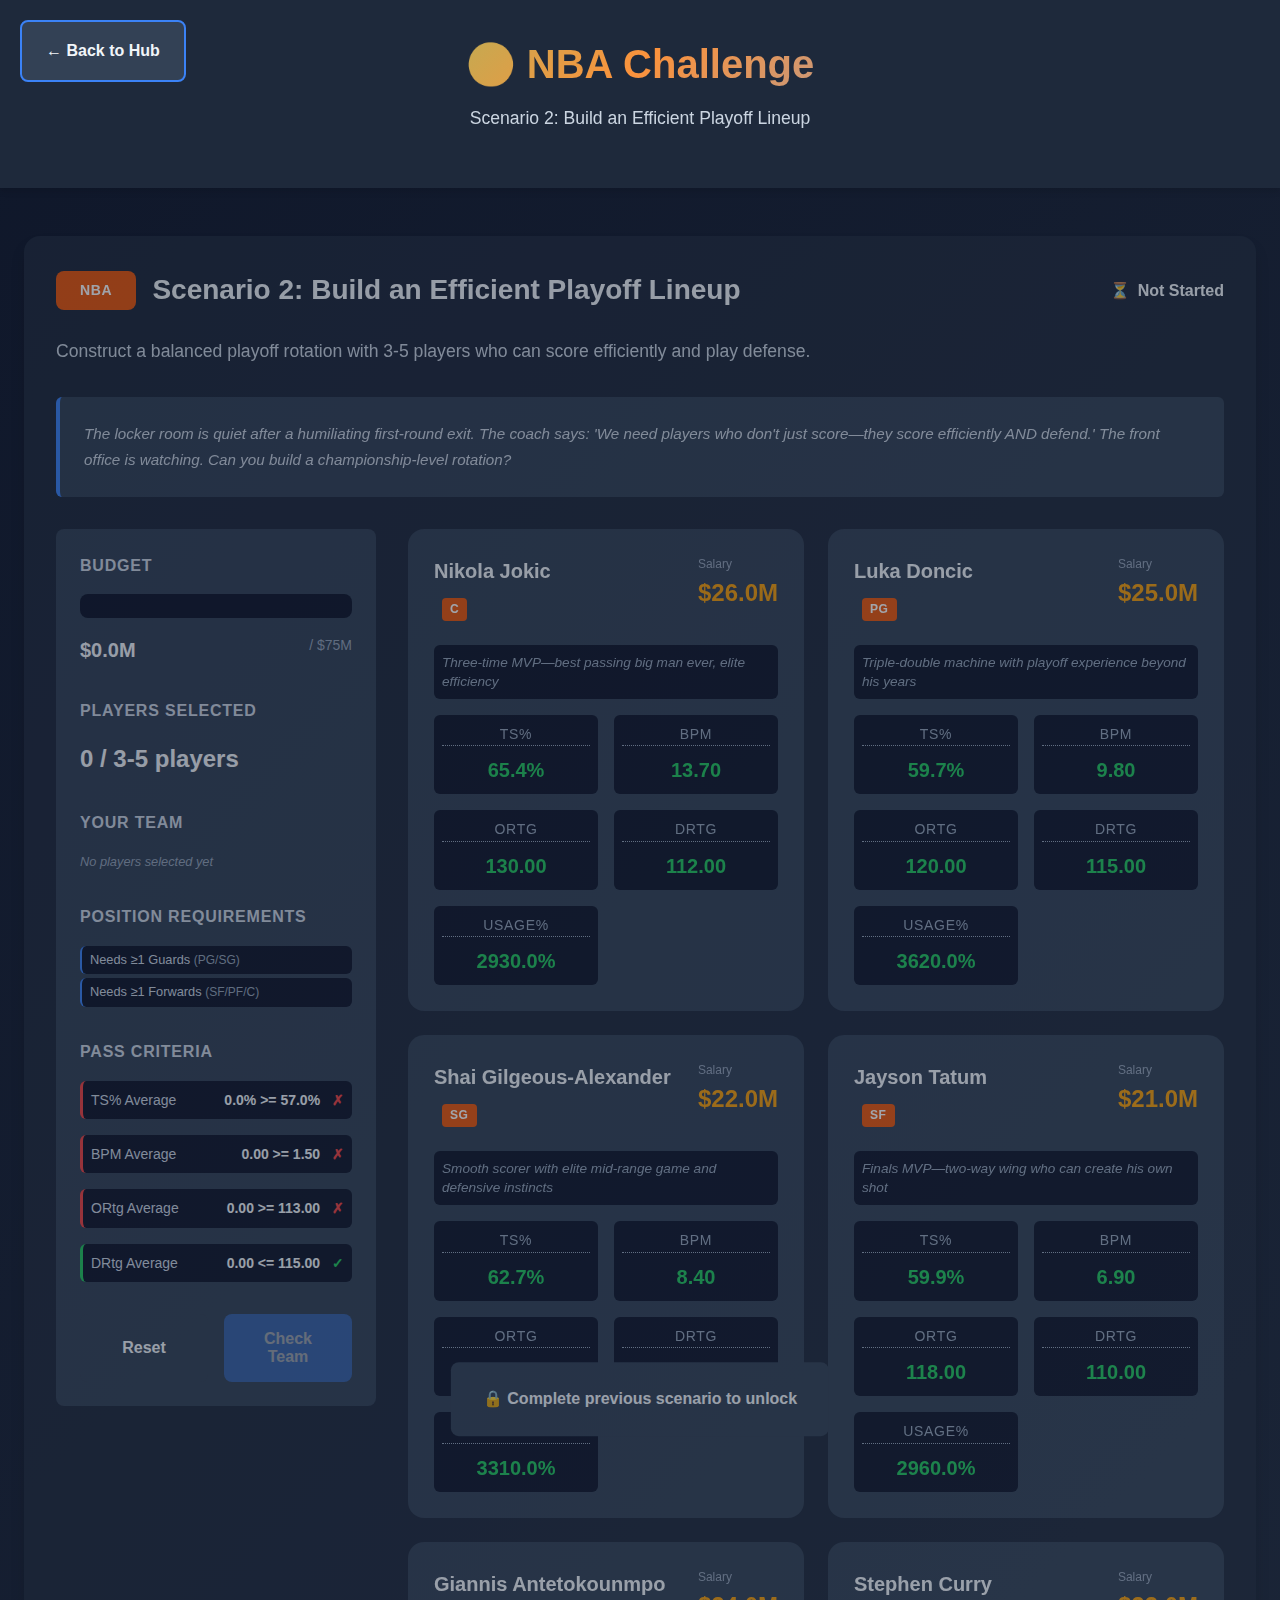
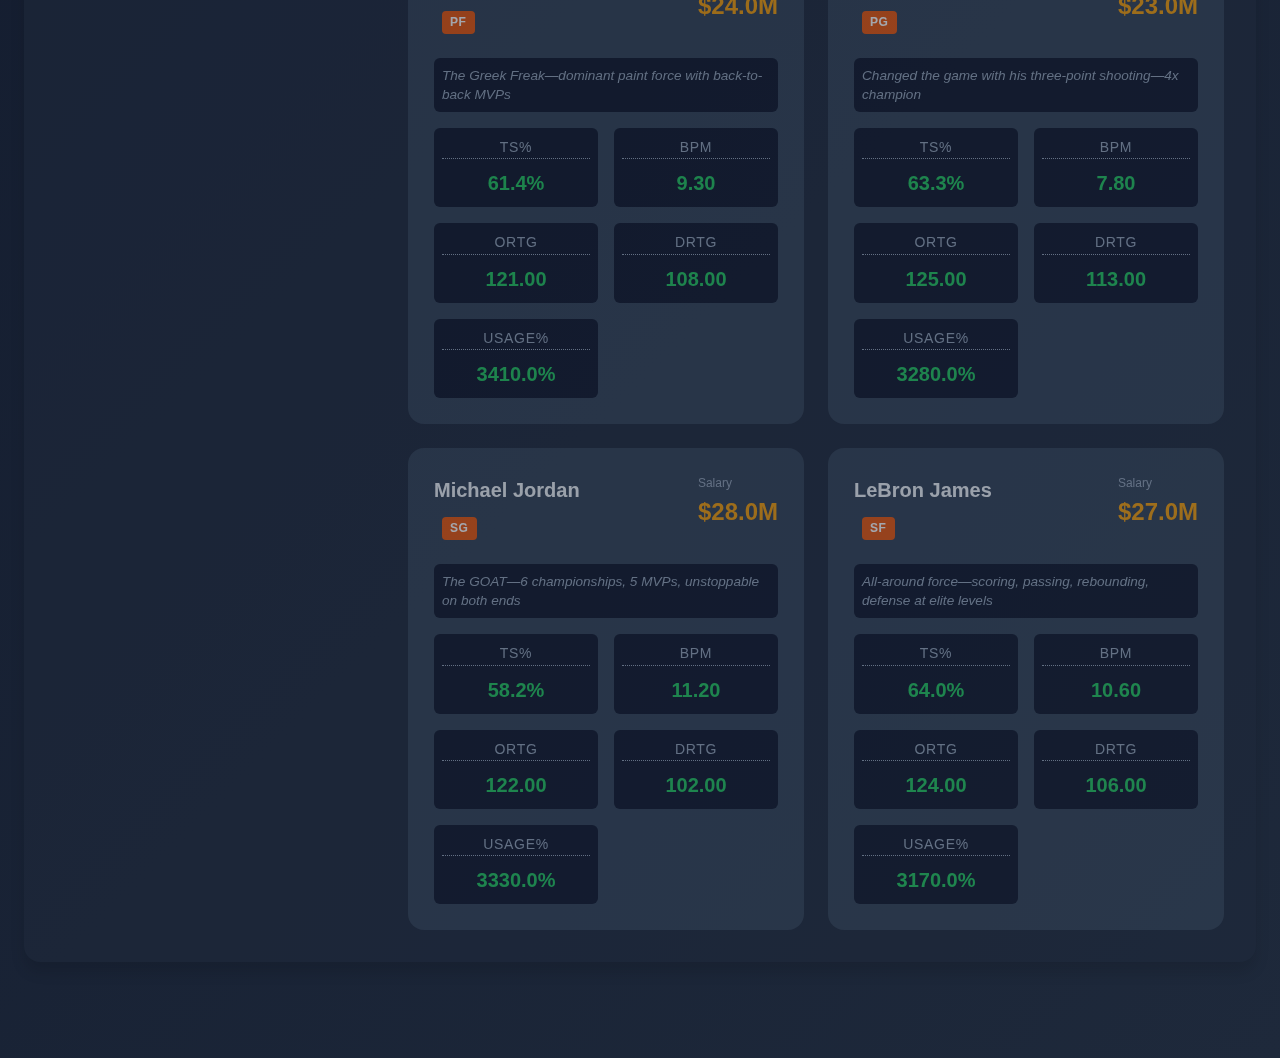
<file: nba.html>
<!DOCTYPE html>
<html lang="en">
<head>
    <meta charset="UTF-8">
    <meta name="viewport" content="width=device-width, initial-scale=1.0">
    <title>NBA Challenge | Sports Analytics Team Builder</title>
    <link rel="stylesheet" href="css/main.css">
    <link rel="stylesheet" href="css/animations.css">
    <link rel="stylesheet" href="css/pages.css">
</head>
<body>
    <!-- Back to Hub Button -->
    <a href="league-select.html" class="back-to-hub">← Back to Hub</a>

    <!-- Header -->
    <header class="game-header">
        <div class="container">
            <h1 class="game-title">🏀 NBA Challenge</h1>
            <p class="game-subtitle">Scenario 2: Build an Efficient Playoff Lineup</p>
        </div>
    </header>

    <!-- Main Game Container -->
    <main class="game-container">
        <div class="container">

            <!-- Scenario 2: NBA -->
            <section class="scenario" id="scenario-2" data-scenario="2">
                <div class="scenario-header">
                    <div class="scenario-title-group">
                        <span class="scenario-badge nba">NBA</span>
                        <h2 class="scenario-title">Scenario 2: Build an Efficient Playoff Lineup</h2>
                    </div>
                    <div class="scenario-status" id="status-2">
                        <span class="status-icon">⏳</span>
                        <span class="status-text">Not Started</span>
                    </div>
                </div>

                <p class="scenario-description">Construct a balanced playoff rotation with 3-5 players who can score efficiently and play defense.</p>

                <div class="story-hook" id="story-hook-2">
                    <!-- Populated by JS -->
                </div>

                <div class="scenario-content">
                    <aside class="stats-panel">
                        <div class="budget-section">
                            <h3>Budget</h3>
                            <div class="budget-bar-container">
                                <div class="budget-bar" id="budget-bar-2"></div>
                            </div>
                            <div class="budget-info">
                                <span class="budget-spent" id="budget-spent-2">$0M</span>
                                <span class="budget-total">/ $75M</span>
                            </div>
                        </div>

                        <div class="player-count-section">
                            <h3>Players Selected</h3>
                            <p class="player-count"><span id="player-count-2">0</span> / 3-5 players</p>
                        </div>

                        <div class="selected-players-section">
                            <h3>Your Team</h3>
                            <div class="selected-players-list" id="selected-players-2">
                                <p class="no-players-msg">No players selected yet</p>
                            </div>
                        </div>

                        <div class="position-constraints-section" id="position-constraints-2">
                            <!-- Populated by JS if constraints exist -->
                        </div>

                        <div class="criteria-section">
                            <h3>Pass Criteria</h3>
                            <div class="criteria-list" id="criteria-2">
                                <!-- Populated by JS -->
                            </div>
                        </div>

                        <div class="action-buttons">
                            <button class="btn btn-secondary" id="reset-2">Reset</button>
                            <button class="btn btn-primary" id="validate-2" disabled>Check Team</button>
                        </div>
                    </aside>

                    <div class="player-grid" id="player-grid-2">
                        <!-- Populated by JS -->
                    </div>
                </div>
            </section>

        </div>
    </main>

    <!-- Success Modal -->
    <div class="modal" id="success-modal">
        <div class="modal-content">
            <div class="modal-icon success">✅</div>
            <h2 class="modal-title">Scenario Complete!</h2>
            <p class="modal-message"></p>
            <button class="btn btn-primary" id="modal-close">Back to Hub</button>
        </div>
    </div>

    <!-- Failure Modal -->
    <div class="modal" id="failure-modal">
        <div class="modal-content failure">
            <div class="modal-icon">❌</div>
            <h2 class="modal-title">Not Quite!</h2>
            <p class="modal-subtitle">Your team didn't meet all the requirements:</p>
            <ul class="failure-reasons" id="failure-reasons-list"></ul>
            <button class="btn btn-secondary" id="failure-modal-close">Adjust My Team</button>
        </div>
    </div>

    <!-- Confirm Modal -->
    <div class="modal" id="confirm-modal">
        <div class="modal-content confirm">
            <div class="modal-icon">⚠️</div>
            <h2 class="modal-title">Are you sure?</h2>
            <p class="modal-message" id="confirm-message"></p>
            <div class="modal-actions">
                <button class="btn btn-secondary" id="confirm-cancel">Cancel</button>
                <button class="btn btn-primary" id="confirm-ok">Confirm</button>
            </div>
        </div>
    </div>

    <!-- Scripts -->
    <script src="js/data.js"></script>
    <script src="js/game-state.js"></script>
    <script src="js/validation.js"></script>
    <script src="js/player-selection.js"></script>
    <script src="js/navigation.js"></script>
    <script src="js/main.js"></script>
</body>
</html>
</file>
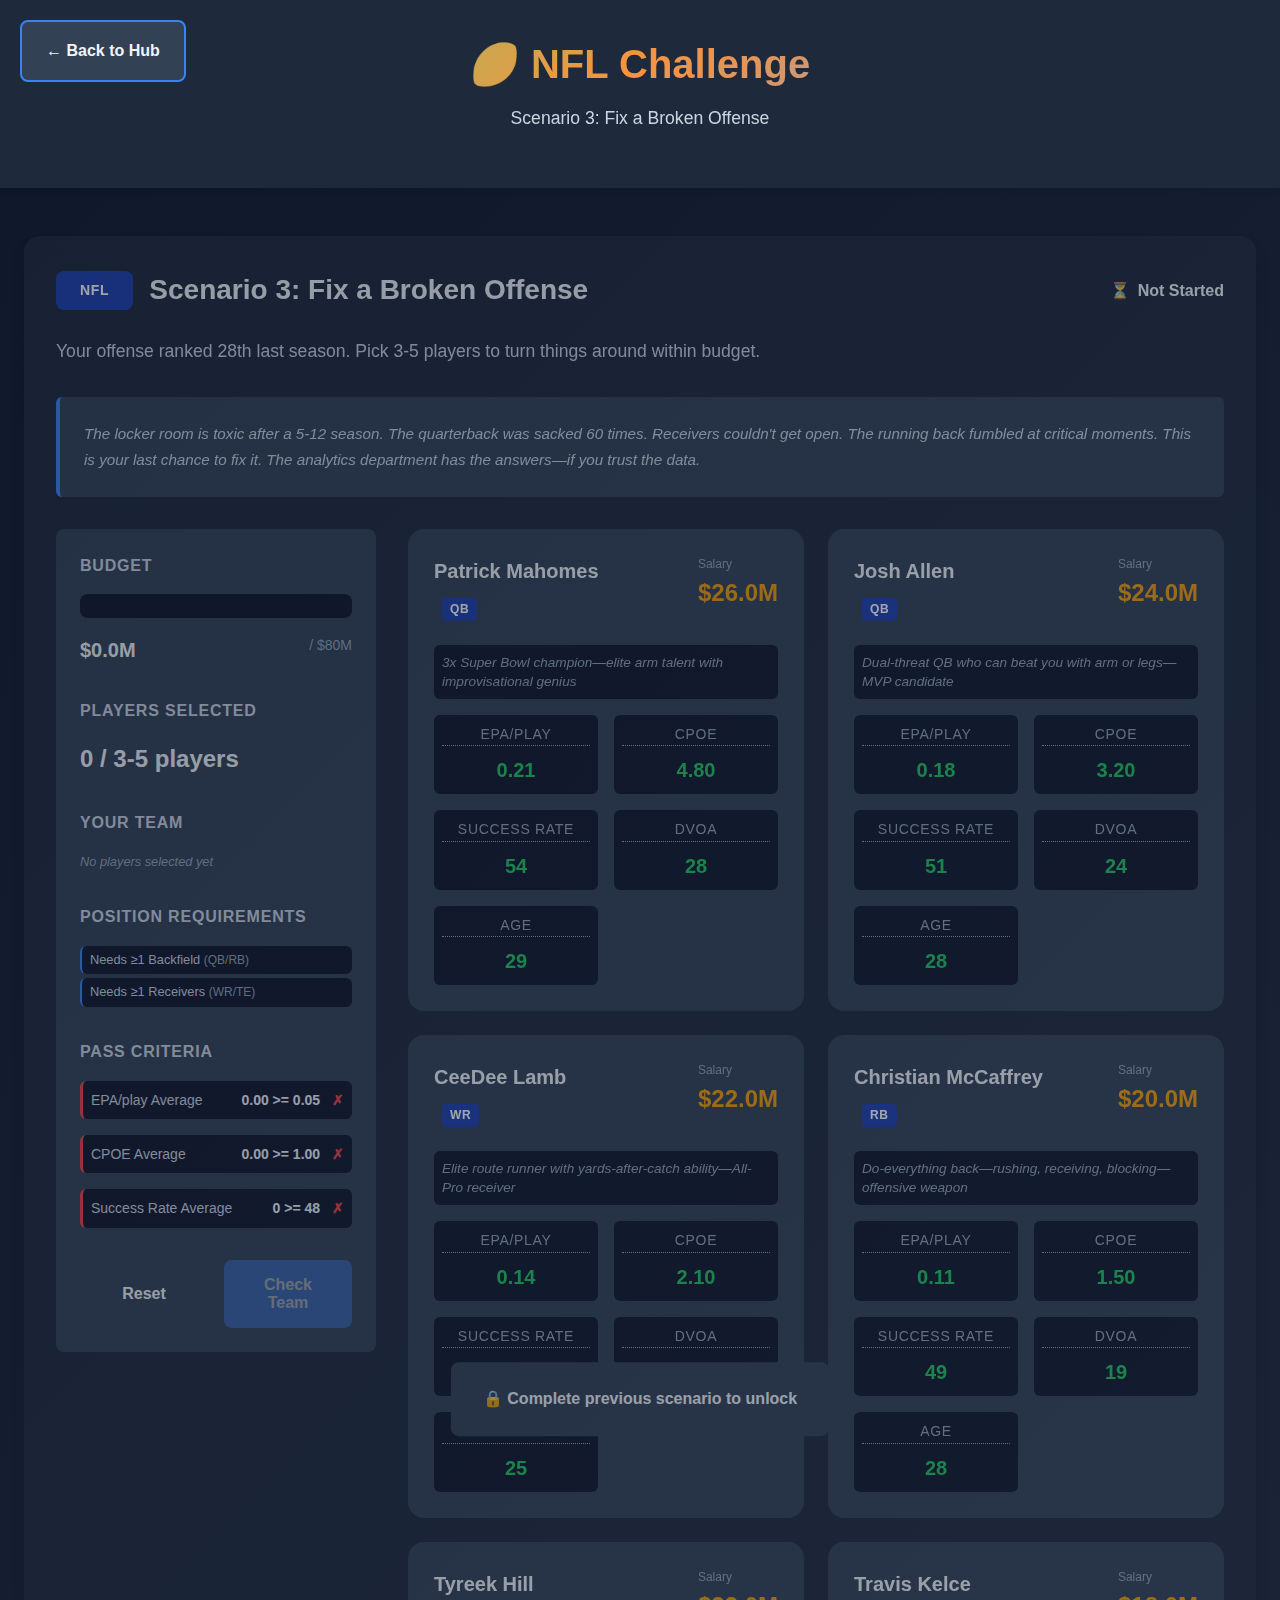
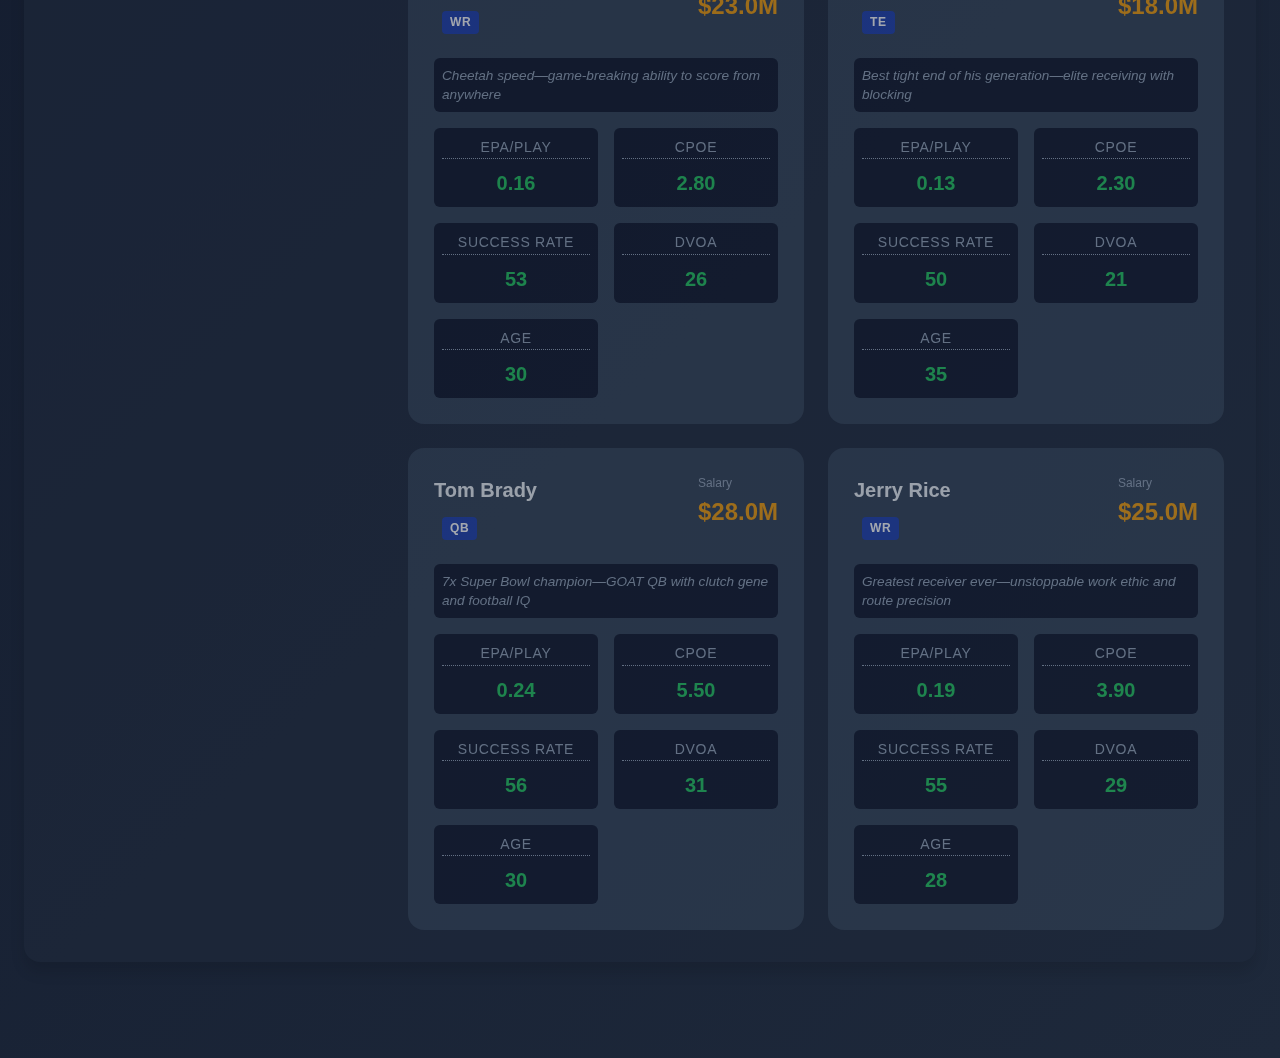
<file: nfl.html>
<!DOCTYPE html>
<html lang="en">
<head>
    <meta charset="UTF-8">
    <meta name="viewport" content="width=device-width, initial-scale=1.0">
    <title>NFL Challenge | Sports Analytics Team Builder</title>
    <link rel="stylesheet" href="css/main.css">
    <link rel="stylesheet" href="css/animations.css">
    <link rel="stylesheet" href="css/pages.css">
</head>
<body>
    <!-- Back to Hub Button -->
    <a href="league-select.html" class="back-to-hub">← Back to Hub</a>

    <!-- Header -->
    <header class="game-header">
        <div class="container">
            <h1 class="game-title">🏈 NFL Challenge</h1>
            <p class="game-subtitle">Scenario 3: Fix a Broken Offense</p>
        </div>
    </header>

    <!-- Main Game Container -->
    <main class="game-container">
        <div class="container">

            <!-- Scenario 3: NFL -->
            <section class="scenario" id="scenario-3" data-scenario="3">
                <div class="scenario-header">
                    <div class="scenario-title-group">
                        <span class="scenario-badge nfl">NFL</span>
                        <h2 class="scenario-title">Scenario 3: Fix a Broken Offense</h2>
                    </div>
                    <div class="scenario-status" id="status-3">
                        <span class="status-icon">⏳</span>
                        <span class="status-text">Not Started</span>
                    </div>
                </div>

                <p class="scenario-description">Your offense ranked 28th last season. Pick 3-5 players to turn things around within budget.</p>

                <div class="story-hook" id="story-hook-3">
                    <!-- Populated by JS -->
                </div>

                <div class="scenario-content">
                    <aside class="stats-panel">
                        <div class="budget-section">
                            <h3>Budget</h3>
                            <div class="budget-bar-container">
                                <div class="budget-bar" id="budget-bar-3"></div>
                            </div>
                            <div class="budget-info">
                                <span class="budget-spent" id="budget-spent-3">$0M</span>
                                <span class="budget-total">/ $80M</span>
                            </div>
                        </div>

                        <div class="player-count-section">
                            <h3>Players Selected</h3>
                            <p class="player-count"><span id="player-count-3">0</span> / 3-5 players</p>
                        </div>

                        <div class="selected-players-section">
                            <h3>Your Team</h3>
                            <div class="selected-players-list" id="selected-players-3">
                                <p class="no-players-msg">No players selected yet</p>
                            </div>
                        </div>

                        <div class="position-constraints-section" id="position-constraints-3">
                            <!-- Populated by JS if constraints exist -->
                        </div>

                        <div class="criteria-section">
                            <h3>Pass Criteria</h3>
                            <div class="criteria-list" id="criteria-3">
                                <!-- Populated by JS -->
                            </div>
                        </div>

                        <div class="action-buttons">
                            <button class="btn btn-secondary" id="reset-3">Reset</button>
                            <button class="btn btn-primary" id="validate-3" disabled>Check Team</button>
                        </div>
                    </aside>

                    <div class="player-grid" id="player-grid-3">
                        <!-- Populated by JS -->
                    </div>
                </div>
            </section>

        </div>
    </main>

    <!-- Success Modal -->
    <div class="modal" id="success-modal">
        <div class="modal-content">
            <div class="modal-icon success">✅</div>
            <h2 class="modal-title">Scenario Complete!</h2>
            <p class="modal-message"></p>
            <button class="btn btn-primary" id="modal-close">Back to Hub</button>
        </div>
    </div>

    <!-- Failure Modal -->
    <div class="modal" id="failure-modal">
        <div class="modal-content failure">
            <div class="modal-icon">❌</div>
            <h2 class="modal-title">Not Quite!</h2>
            <p class="modal-subtitle">Your team didn't meet all the requirements:</p>
            <ul class="failure-reasons" id="failure-reasons-list"></ul>
            <button class="btn btn-secondary" id="failure-modal-close">Adjust My Team</button>
        </div>
    </div>

    <!-- Confirm Modal -->
    <div class="modal" id="confirm-modal">
        <div class="modal-content confirm">
            <div class="modal-icon">⚠️</div>
            <h2 class="modal-title">Are you sure?</h2>
            <p class="modal-message" id="confirm-message"></p>
            <div class="modal-actions">
                <button class="btn btn-secondary" id="confirm-cancel">Cancel</button>
                <button class="btn btn-primary" id="confirm-ok">Confirm</button>
            </div>
        </div>
    </div>

    <!-- Scripts -->
    <script src="js/data.js"></script>
    <script src="js/game-state.js"></script>
    <script src="js/validation.js"></script>
    <script src="js/player-selection.js"></script>
    <script src="js/navigation.js"></script>
    <script src="js/main.js"></script>
</body>
</html>
</file>
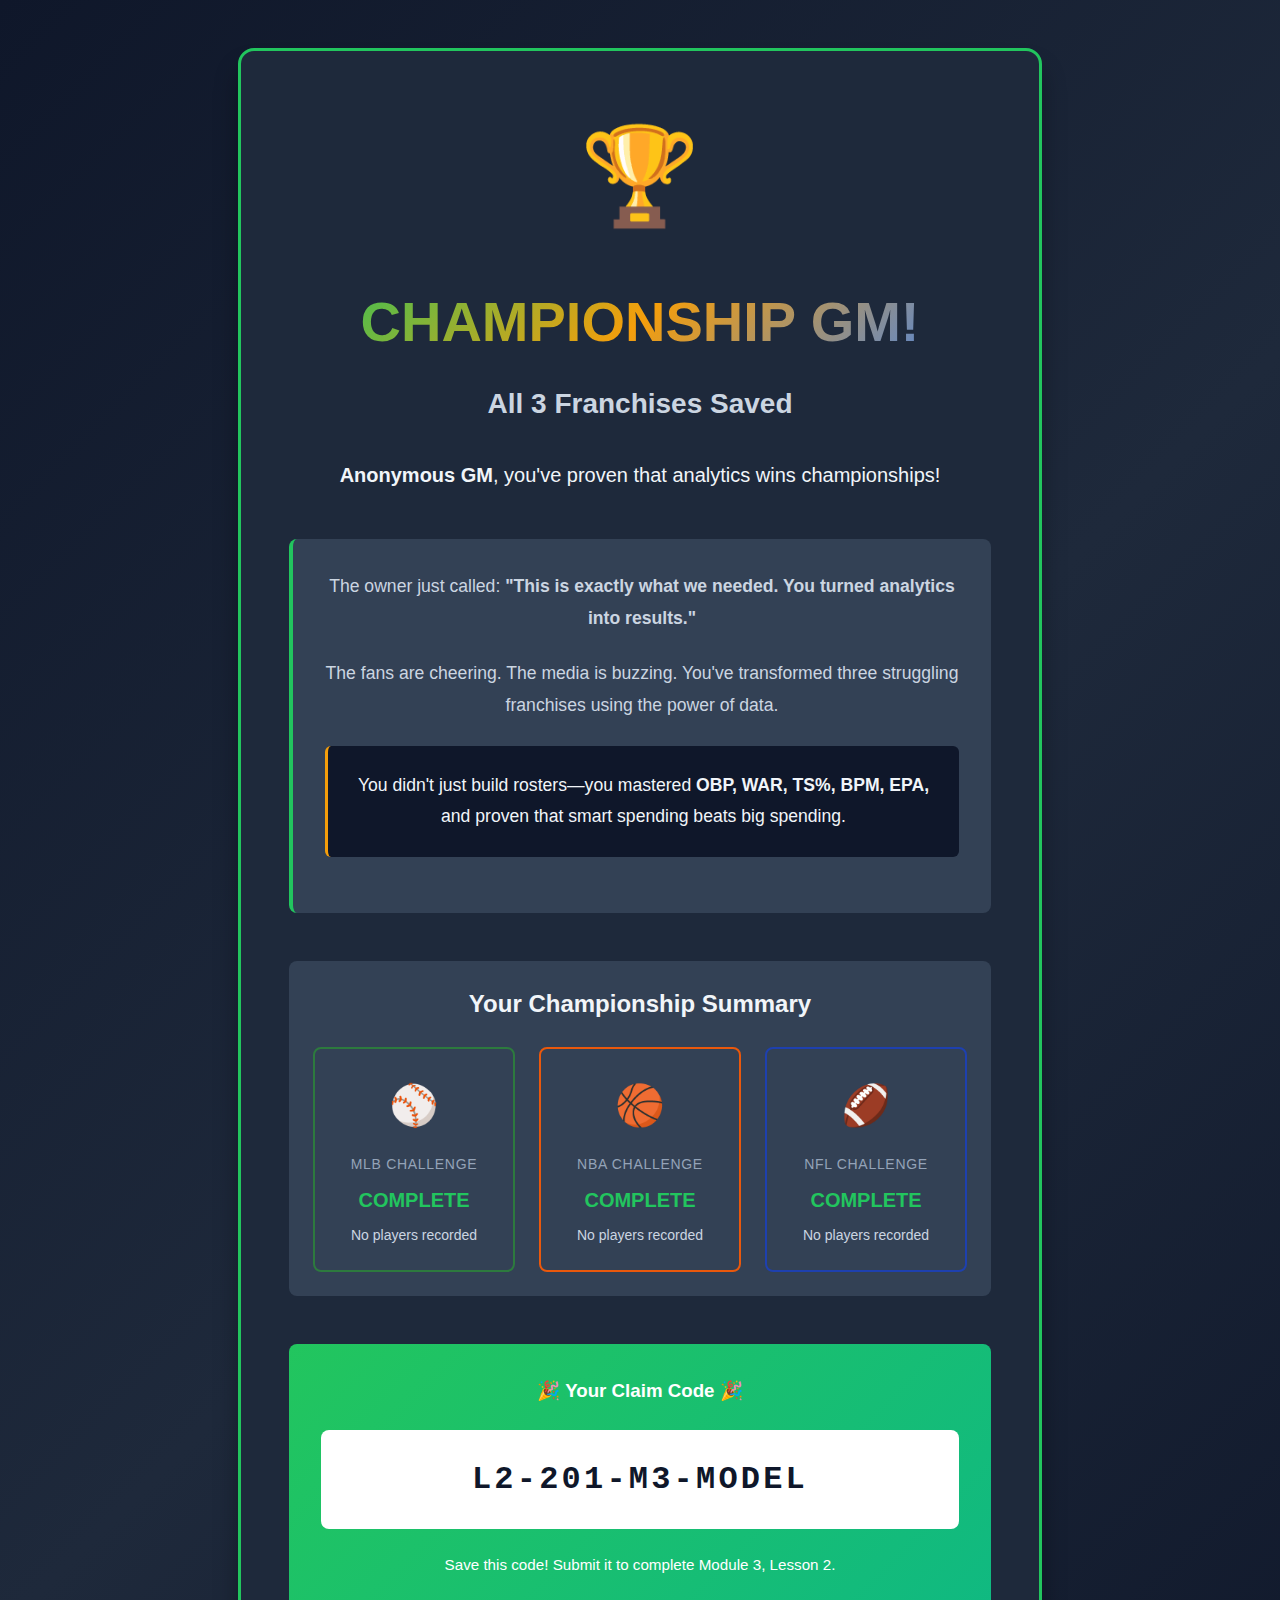
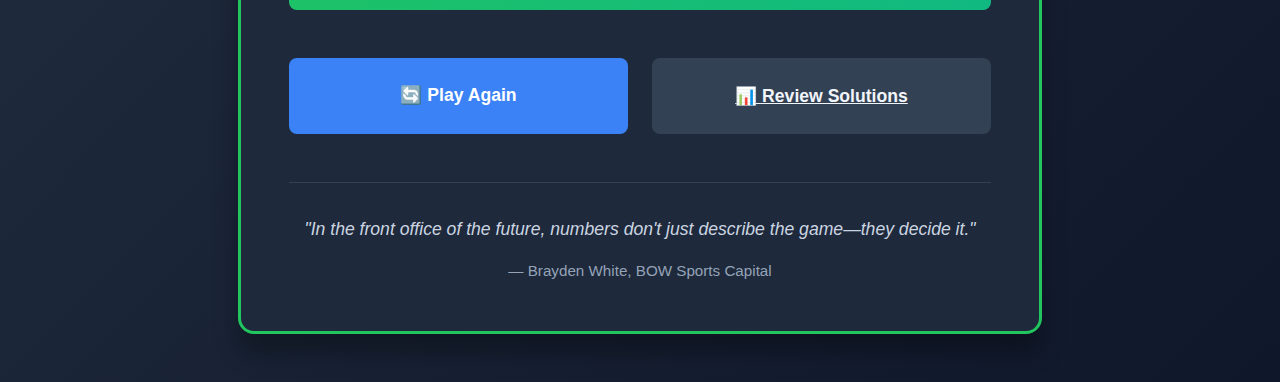
<file: victory.html>
<!DOCTYPE html>
<html lang="en">
<head>
    <meta charset="UTF-8">
    <meta name="viewport" content="width=device-width, initial-scale=1.0">
    <title>Victory! | Sports Analytics Team Builder</title>
    <link rel="stylesheet" href="css/main.css">
    <link rel="stylesheet" href="css/animations.css">
    <link rel="stylesheet" href="css/pages.css">
</head>
<body class="victory-page">

    <!-- Confetti Container -->
    <div id="confetti-container"></div>

    <!-- Victory Content -->
    <div class="victory-container">
        <div class="victory-content">

            <!-- Trophy Icon -->
            <div class="trophy-icon">🏆</div>

            <!-- Victory Title -->
            <h1 class="victory-title">CHAMPIONSHIP GM!</h1>
            <h2 class="victory-subtitle">All 3 Franchises Saved</h2>

            <!-- GM Name -->
            <p class="gm-celebration">
                <strong id="victory-gm-name">GM</strong>, you've proven that analytics wins championships!
            </p>

            <!-- Victory Message -->
            <div class="victory-message">
                <p class="message-text">
                    The owner just called: <strong>"This is exactly what we needed. You turned analytics into results."</strong>
                </p>
                <p class="message-text">
                    The fans are cheering. The media is buzzing. You've transformed three struggling franchises using the power of data.
                </p>
                <p class="message-text highlight">
                    You didn't just build rosters—you mastered <strong>OBP, WAR, TS%, BPM, EPA,</strong> and proven that smart spending beats big spending.
                </p>
            </div>

            <!-- Summary Stats -->
            <div class="victory-stats">
                <h3>Your Championship Summary</h3>

                <div class="stats-grid">
                    <div class="stat-card mlb-stat">
                        <div class="stat-icon">⚾</div>
                        <div class="stat-label">MLB Challenge</div>
                        <div class="stat-value">COMPLETE</div>
                        <div class="stat-detail" id="mlb-detail">Players selected</div>
                    </div>

                    <div class="stat-card nba-stat">
                        <div class="stat-icon">🏀</div>
                        <div class="stat-label">NBA Challenge</div>
                        <div class="stat-value">COMPLETE</div>
                        <div class="stat-detail" id="nba-detail">Players selected</div>
                    </div>

                    <div class="stat-card nfl-stat">
                        <div class="stat-icon">🏈</div>
                        <div class="stat-label">NFL Challenge</div>
                        <div class="stat-value">COMPLETE</div>
                        <div class="stat-detail" id="nfl-detail">Players selected</div>
                    </div>
                </div>
            </div>

            <!-- Claim Code -->
            <div class="claim-code-section">
                <h3>🎉 Your Claim Code 🎉</h3>
                <div class="claim-code">
                    <code>L2-201-M3-MODEL</code>
                </div>
                <p class="claim-instruction">
                    Save this code! Submit it to complete Module 3, Lesson 2.
                </p>
            </div>

            <!-- Actions -->
            <div class="victory-actions">
                <button class="btn btn-primary btn-large" id="play-again-btn">
                    🔄 Play Again
                </button>
                <a href="league-select.html" class="btn btn-secondary btn-large">
                    📊 Review Solutions
                </a>
            </div>

            <!-- Footer Message -->
            <div class="victory-footer">
                <p class="footer-quote">
                    <em>"In the front office of the future, numbers don't just describe the game—they decide it."</em>
                </p>
                <p class="footer-credit">
                    — Brayden White, BOW Sports Capital
                </p>
            </div>

        </div>
    </div>

    <!-- Confirm Modal -->
    <div class="modal" id="confirm-modal">
        <div class="modal-content confirm">
            <div class="modal-icon">⚠️</div>
            <h2 class="modal-title">Are you sure?</h2>
            <p class="modal-message" id="confirm-message"></p>
            <div class="modal-actions">
                <button class="btn btn-secondary" id="confirm-cancel">Cancel</button>
                <button class="btn btn-primary" id="confirm-ok">Confirm</button>
            </div>
        </div>
    </div>

    <!-- Scripts -->
    <script src="js/game-state.js"></script>
    <script src="js/data.js"></script>
    <script>
        document.addEventListener('DOMContentLoaded', () => {
            // Load GM name
            const gmName = gameState.getGMName() || 'Anonymous GM';
            document.getElementById('victory-gm-name').textContent = gmName;

            // Load player names for each scenario
            [
                { scenarioId: 1, detailId: 'mlb-detail' },
                { scenarioId: 2, detailId: 'nba-detail' },
                { scenarioId: 3, detailId: 'nfl-detail' }
            ].forEach(({ scenarioId, detailId }) => {
                const selectedIndices = gameState.getSelectedPlayers(scenarioId);
                const scenarioData = GAME_DATA.find(s => s.id === scenarioId);
                const names = selectedIndices
                    .map(idx => scenarioData ? scenarioData.players[idx].name : '?')
                    .join(', ');
                document.getElementById(detailId).textContent =
                    names.length > 0 ? names : 'No players recorded';
            });

            // Create confetti effect
            createVictoryConfetti();

            // Play Again button
            document.getElementById('play-again-btn').addEventListener('click', () => {
                const modal = document.getElementById('confirm-modal');
                document.getElementById('confirm-message').textContent =
                    'Reset all progress and start over from the beginning?';
                document.getElementById('confirm-ok').textContent = 'Play Again';
                modal.classList.add('show');

                const okBtn = document.getElementById('confirm-ok');
                const cancelBtn = document.getElementById('confirm-cancel');

                okBtn.onclick = () => {
                    modal.classList.remove('show');
                    gameState.clearState();
                    sessionStorage.clear();
                    window.location.href = 'index.html';
                };
                cancelBtn.onclick = () => modal.classList.remove('show');
            });
        });

        // Victory confetti function
        function createVictoryConfetti() {
            const container = document.getElementById('confetti-container');
            const colors = ['#4ade80', '#fb923c', '#60a5fa', '#f59e0b', '#a78bfa'];

            for (let i = 0; i < 100; i++) {
                setTimeout(() => {
                    const confetti = document.createElement('div');
                    confetti.className = 'confetti-piece';
                    confetti.style.left = Math.random() * 100 + '%';
                    confetti.style.backgroundColor = colors[Math.floor(Math.random() * colors.length)];
                    confetti.style.animationDelay = Math.random() * 0.5 + 's';
                    confetti.style.animationDuration = (Math.random() * 2 + 2) + 's';
                    container.appendChild(confetti);

                    setTimeout(() => confetti.remove(), 5000);
                }, i * 30);
            }
        }
    </script>
</body>
</html>
</file>
<file: css/animations.css>
/* Animations and Transitions */

/* Keyframe Animations */
@keyframes fadeIn {
    from {
        opacity: 0;
        transform: translateY(20px);
    }
    to {
        opacity: 1;
        transform: translateY(0);
    }
}

@keyframes slideIn {
    from {
        opacity: 0;
        transform: translateX(-20px);
    }
    to {
        opacity: 1;
        transform: translateX(0);
    }
}

@keyframes pulse {
    0%, 100% {
        transform: scale(1);
    }
    50% {
        transform: scale(1.05);
    }
}

@keyframes shake {
    0%, 100% {
        transform: translateX(0);
    }
    10%, 30%, 50%, 70%, 90% {
        transform: translateX(-5px);
    }
    20%, 40%, 60%, 80% {
        transform: translateX(5px);
    }
}

@keyframes glow {
    0%, 100% {
        box-shadow: 0 0 10px rgba(34, 197, 94, 0.5);
    }
    50% {
        box-shadow: 0 0 30px rgba(34, 197, 94, 0.8);
    }
}

@keyframes confetti {
    0% {
        transform: translateY(-100vh) rotate(0deg);
        opacity: 1;
    }
    100% {
        transform: translateY(100vh) rotate(720deg);
        opacity: 0;
    }
}

@keyframes bounceIn {
    0% {
        transform: scale(0);
        opacity: 0;
    }
    50% {
        transform: scale(1.1);
    }
    100% {
        transform: scale(1);
        opacity: 1;
    }
}

@keyframes successPulse {
    0% {
        box-shadow: 0 0 0 0 rgba(34, 197, 94, 0.7);
    }
    70% {
        box-shadow: 0 0 0 20px rgba(34, 197, 94, 0);
    }
    100% {
        box-shadow: 0 0 0 0 rgba(34, 197, 94, 0);
    }
}

@keyframes errorPulse {
    0% {
        box-shadow: 0 0 0 0 rgba(239, 68, 68, 0.7);
    }
    70% {
        box-shadow: 0 0 0 20px rgba(239, 68, 68, 0);
    }
    100% {
        box-shadow: 0 0 0 0 rgba(239, 68, 68, 0);
    }
}

@keyframes fillBar {
    from {
        width: 0;
    }
}

@keyframes spin {
    from {
        transform: rotate(0deg);
    }
    to {
        transform: rotate(360deg);
    }
}

/* Applied Animations */

.scenario {
    animation: fadeIn 0.5s ease-out;
}

.scenario:nth-child(1) {
    animation-delay: 0.1s;
}

.scenario:nth-child(2) {
    animation-delay: 0.2s;
}

.scenario:nth-child(3) {
    animation-delay: 0.3s;
}

.player-card {
    animation: fadeIn 0.3s ease-out;
}

.player-card.selected {
    animation: successPulse 0.6s ease-out;
}

.player-card.shake {
    animation: shake 0.5s ease-out;
}

.player-card.glow {
    animation: glow 1s ease-in-out infinite;
}

.modal.show .modal-content {
    animation: bounceIn 0.5s ease-out;
}

.selection-indicator {
    transition: all 0.3s cubic-bezier(0.68, -0.55, 0.265, 1.55);
}

/* Budget Bar Animations */
.budget-bar {
    transition: width 0.5s cubic-bezier(0.4, 0.0, 0.2, 1);
    animation: fillBar 0.8s ease-out;
}

/* Criterion Animations */
.criterion {
    transition: all 0.3s ease;
}

.criterion.pass {
    animation: slideIn 0.4s ease-out;
}

.criterion.fail {
    animation: shake 0.5s ease-out;
}

/* Button Hover Effects */
.btn {
    position: relative;
    overflow: hidden;
}

.btn::before {
    content: '';
    position: absolute;
    top: 50%;
    left: 50%;
    width: 0;
    height: 0;
    border-radius: 50%;
    background: rgba(255, 255, 255, 0.2);
    transform: translate(-50%, -50%);
    transition: width 0.6s, height 0.6s;
}

.btn:active::before {
    width: 300px;
    height: 300px;
}

/* Status Badge Animations */
.status-badge {
    transition: all 0.3s ease;
}

.status-badge.complete {
    animation: pulse 1s ease-in-out infinite;
}

/* Scenario Unlock Animation */
.scenario.unlocked {
    animation: bounceIn 0.6s ease-out;
}

/* Confetti Effect */
.confetti-piece {
    position: fixed;
    width: 10px;
    height: 10px;
    background: var(--success);
    top: 0;
    opacity: 0;
    animation: confetti 3s ease-out forwards;
    pointer-events: none;
    z-index: 9999;
}

.confetti-piece:nth-child(odd) {
    background: var(--warning);
}

.confetti-piece:nth-child(3n) {
    background: var(--info);
}

.confetti-piece:nth-child(2n) {
    width: 12px;
    height: 4px;
}

.confetti-piece:nth-child(3n+1) {
    width: 6px;
    height: 14px;
}

/* Loading State */
.loading {
    animation: pulse 1.5s ease-in-out infinite;
}

/* Scenario Pass Animation */
.scenario.pass-animation {
    animation: successPulse 1s ease-out;
}

/* Player Card Hover Enhancement */
.player-card:hover .player-name {
    color: var(--success);
    transition: color 0.2s ease;
}

.player-card:hover .stat-value {
    transform: scale(1.05);
    transition: transform 0.2s ease;
}

/* Modal Backdrop Fade */
.modal {
    transition: opacity 0.3s ease;
}

.modal.show {
    animation: fadeIn 0.3s ease-out;
}

/* Smooth Scroll Behavior */
html {
    scroll-behavior: smooth;
}

/* Focus States for Accessibility */
.btn:focus,
.player-card:focus {
    outline: 3px solid var(--info);
    outline-offset: 2px;
}

/* Reduced Motion Support */
@media (prefers-reduced-motion: reduce) {
    *,
    *::before,
    *::after {
        animation-duration: 0.01ms !important;
        animation-iteration-count: 1 !important;
        transition-duration: 0.01ms !important;
    }
}

/* Hover Effects for Interactive Elements */
.scenario-badge {
    transition: transform 0.2s ease;
}

.scenario-badge:hover {
    transform: scale(1.05);
}

/* Budget Bar Color Transitions */
.budget-bar.low {
    background: var(--success);
}

.budget-bar.medium {
    background: var(--warning);
}

.budget-bar.high {
    background: var(--error);
}

/* Micro-interactions */
.player-card-header {
    transition: transform 0.2s ease;
}

.player-card:hover .player-card-header {
    transform: translateX(4px);
}

.stat-item {
    transition: background 0.2s ease;
}

.player-card:hover .stat-item {
    background: var(--card-bg);
}

/* Success Checkmark Animation */
.scenario-status.pass .status-icon {
    animation: bounceIn 0.6s ease-out;
}

/* Card Selection Ripple Effect */
@keyframes ripple {
    0% {
        transform: scale(0);
        opacity: 1;
    }
    100% {
        transform: scale(4);
        opacity: 0;
    }
}

.player-card.ripple::after {
    content: '';
    position: absolute;
    top: 50%;
    left: 50%;
    width: 20px;
    height: 20px;
    border-radius: 50%;
    background: rgba(34, 197, 94, 0.5);
    transform: translate(-50%, -50%);
    animation: ripple 0.6s ease-out;
}
</file>
<file: css/pages.css>
/* Styles for Intro, Hub, and Victory Pages */

/* ===== INTRO PAGE ===== */
.intro-page {
    min-height: 100vh;
    display: flex;
    align-items: center;
    justify-content: center;
    background: linear-gradient(135deg, #0f172a 0%, #1e293b 50%, #0f172a 100%);
    position: relative;
    overflow: hidden;
}

.hero-container {
    max-width: 800px;
    margin: 0 auto;
    padding: var(--spacing-xl);
    text-align: center;
    position: relative;
    z-index: 10;
}

.hero-badge {
    font-size: 3rem;
    margin-bottom: var(--spacing-md);
    animation: pulse 2s ease-in-out infinite;
}

.hero-title {
    font-size: 3.5rem;
    font-weight: 900;
    margin-bottom: var(--spacing-sm);
    background: linear-gradient(135deg, var(--mlb-secondary), var(--nba-secondary), var(--nfl-secondary));
    -webkit-background-clip: text;
    -webkit-text-fill-color: transparent;
    background-clip: text;
}

.hero-subtitle {
    font-size: 1.5rem;
    color: var(--text-secondary);
    margin-bottom: var(--spacing-xl);
    font-weight: 600;
}

.hero-story {
    background: var(--secondary-bg);
    border-radius: var(--radius-lg);
    padding: var(--spacing-lg);
    margin: var(--spacing-xl) 0;
    border-left: 4px solid var(--info);
}

.story-text {
    font-size: 1.1rem;
    line-height: 1.8;
    color: var(--text-secondary);
    margin-bottom: var(--spacing-md);
}

.story-text.highlight {
    background: var(--card-bg);
    padding: var(--spacing-md);
    border-radius: var(--radius-md);
    border-left: 3px solid var(--warning);
    color: var(--text-primary);
}

.story-text.final {
    color: var(--text-primary);
    margin-bottom: 0;
}

.gm-input-section {
    margin: var(--spacing-xl) 0;
}

.gm-label {
    display: block;
    font-size: 1.1rem;
    font-weight: 600;
    margin-bottom: var(--spacing-sm);
    color: var(--text-primary);
}

.gm-name-input {
    width: 100%;
    max-width: 400px;
    padding: var(--spacing-md);
    font-size: 1.1rem;
    background: var(--card-bg);
    border: 2px solid var(--info);
    border-radius: var(--radius-md);
    color: var(--text-primary);
    text-align: center;
    font-weight: 600;
}

.gm-name-input:focus {
    outline: none;
    border-color: var(--success);
    box-shadow: 0 0 20px rgba(59, 130, 246, 0.3);
}

.btn-hero {
    font-size: 1.25rem;
    padding: var(--spacing-md) var(--spacing-xl);
    margin-top: var(--spacing-lg);
    min-width: 250px;
}

.hero-footer {
    margin-top: var(--spacing-xl);
}

.disclaimer {
    font-size: 0.9rem;
    color: var(--text-muted);
    font-style: italic;
}

.disclaimer em {
    color: var(--text-secondary);
    font-weight: 600;
}

/* Floating stats background */
.intro-background {
    position: absolute;
    top: 0;
    left: 0;
    width: 100%;
    height: 100%;
    overflow: hidden;
    pointer-events: none;
    opacity: 0.1;
}

.stat-float {
    position: absolute;
    font-size: 4rem;
    font-weight: 900;
    color: var(--text-primary);
    animation: float 20s ease-in-out infinite;
}

.stat-float:nth-child(1) { top: 10%; left: 10%; animation-delay: 0s; }
.stat-float:nth-child(2) { top: 20%; right: 15%; animation-delay: 2s; }
.stat-float:nth-child(3) { bottom: 30%; left: 20%; animation-delay: 4s; }
.stat-float:nth-child(4) { top: 60%; right: 10%; animation-delay: 6s; }
.stat-float:nth-child(5) { bottom: 15%; left: 30%; animation-delay: 8s; }
.stat-float:nth-child(6) { top: 40%; right: 25%; animation-delay: 10s; }

@keyframes float {
    0%, 100% { transform: translateY(0px); }
    50% { transform: translateY(-30px); }
}

/* ===== HUB PAGE ===== */
.hub-page {
    background: linear-gradient(135deg, var(--primary-bg) 0%, #1e293b 100%);
    min-height: 100vh;
}

.gm-info {
    display: flex;
    gap: var(--spacing-lg);
    justify-content: center;
    align-items: center;
    flex-wrap: wrap;
    margin-top: var(--spacing-sm);
}

.gm-name-display {
    font-size: 1rem;
    color: var(--text-secondary);
}

.progress-display {
    font-size: 1rem;
    font-weight: 700;
    color: var(--info);
}

.hub-container {
    padding: var(--spacing-xl) 0;
}

.hub-intro {
    text-align: center;
    margin-bottom: var(--spacing-xl);
}

.hub-intro h2 {
    font-size: 2.5rem;
    font-weight: 800;
    margin-bottom: var(--spacing-sm);
}

.hub-intro p {
    font-size: 1.1rem;
    color: var(--text-secondary);
    max-width: 700px;
    margin: 0 auto;
}

/* League Cards */
.league-cards {
    display: grid;
    grid-template-columns: repeat(auto-fit, minmax(350px, 1fr));
    gap: var(--spacing-lg);
    margin-bottom: var(--spacing-xl);
}

.league-card {
    background: var(--secondary-bg);
    border-radius: var(--radius-lg);
    padding: var(--spacing-lg);
    box-shadow: var(--shadow-lg);
    transition: all 0.3s ease;
    border: 2px solid transparent;
}

.league-card:not(.locked):hover {
    transform: translateY(-8px);
    box-shadow: var(--shadow-xl);
}

.league-card.mlb-card:not(.locked) {
    border-color: var(--mlb-primary);
}

.league-card.nba-card:not(.locked) {
    border-color: var(--nba-primary);
}

.league-card.nfl-card:not(.locked) {
    border-color: var(--nfl-primary);
}

.league-card.completed {
    border-color: var(--success);
    background: linear-gradient(135deg, var(--secondary-bg), rgba(34, 197, 94, 0.1));
}

.league-card.locked {
    opacity: 0.5;
    filter: grayscale(50%);
}

.card-header {
    display: flex;
    justify-content: space-between;
    align-items: center;
    margin-bottom: var(--spacing-md);
}

.league-badge {
    padding: var(--spacing-xs) var(--spacing-md);
    border-radius: var(--radius-md);
    font-weight: 700;
    font-size: 1rem;
}

.card-status {
    display: flex;
    align-items: center;
    gap: var(--spacing-xs);
    font-size: 0.875rem;
    font-weight: 600;
}

.card-title {
    font-size: 1.75rem;
    font-weight: 700;
    margin-bottom: var(--spacing-sm);
}

.card-description {
    color: var(--text-secondary);
    margin-bottom: var(--spacing-md);
    line-height: 1.6;
}

.card-challenge {
    background: var(--card-bg);
    padding: var(--spacing-md);
    border-radius: var(--radius-md);
    margin-bottom: var(--spacing-md);
}

.card-challenge h4 {
    font-size: 0.875rem;
    text-transform: uppercase;
    letter-spacing: 0.05em;
    color: var(--text-muted);
    margin-bottom: var(--spacing-sm);
}

.card-challenge ul {
    list-style: none;
    padding: 0;
    margin: 0;
}

.card-challenge li {
    padding: var(--spacing-xs) 0;
    color: var(--text-secondary);
    font-size: 0.95rem;
}

.card-btn {
    width: 100%;
}

/* Progress Summary */
.progress-summary {
    background: var(--secondary-bg);
    border-radius: var(--radius-lg);
    padding: var(--spacing-lg);
    text-align: center;
    max-width: 600px;
    margin: 0 auto;
}

.progress-summary h3 {
    margin-bottom: var(--spacing-md);
}

.progress-bar-container {
    background: var(--card-bg);
    height: 30px;
    border-radius: var(--radius-lg);
    overflow: hidden;
    margin-bottom: var(--spacing-md);
}

.progress-bar {
    height: 100%;
    background: linear-gradient(90deg, var(--mlb-secondary), var(--nba-secondary), var(--nfl-secondary));
    width: 0%;
    transition: width 1s ease;
}

.progress-text {
    color: var(--text-secondary);
    font-size: 1.1rem;
}

/* Back to Hub Button */
.back-to-hub {
    position: fixed;
    top: 20px;
    left: 20px;
    z-index: 200;
    background: var(--card-bg);
    border: 2px solid var(--info);
    padding: var(--spacing-sm) var(--spacing-md);
    border-radius: var(--radius-md);
    color: var(--text-primary);
    text-decoration: none;
    font-weight: 600;
    transition: all 0.2s ease;
}

.back-to-hub:hover {
    background: var(--info);
    transform: translateX(-4px);
}

/* Responsive */
@media (max-width: 768px) {
    .hero-title {
        font-size: 2.5rem;
    }

    .hero-subtitle {
        font-size: 1.2rem;
    }

    .league-cards {
        grid-template-columns: 1fr;
    }

    .gm-info {
        flex-direction: column;
        gap: var(--spacing-sm);
    }
}

/* ===== VICTORY PAGE ===== */
.victory-page {
    min-height: 100vh;
    background: linear-gradient(135deg, #0f172a 0%, #1e293b 50%, #0f172a 100%);
    display: flex;
    align-items: center;
    justify-content: center;
    position: relative;
    overflow: hidden;
}

#confetti-container {
    position: fixed;
    top: 0;
    left: 0;
    width: 100%;
    height: 100%;
    pointer-events: none;
    z-index: 9999;
}

.victory-container {
    max-width: 900px;
    margin: 0 auto;
    padding: var(--spacing-xl);
}

.victory-content {
    background: var(--secondary-bg);
    border-radius: var(--radius-lg);
    padding: var(--spacing-xl);
    box-shadow: var(--shadow-xl);
    text-align: center;
    border: 3px solid var(--success);
}

.trophy-icon {
    font-size: 6rem;
    margin-bottom: var(--spacing-md);
    animation: bounceIn 1s ease-out, pulse 2s ease-in-out infinite 1s;
}

.victory-title {
    font-size: 3.5rem;
    font-weight: 900;
    background: linear-gradient(135deg, var(--success), var(--warning), var(--info));
    -webkit-background-clip: text;
    -webkit-text-fill-color: transparent;
    background-clip: text;
    margin-bottom: var(--spacing-sm);
}

.victory-subtitle {
    font-size: 1.75rem;
    color: var(--text-secondary);
    margin-bottom: var(--spacing-lg);
}

.gm-celebration {
    font-size: 1.25rem;
    color: var(--text-primary);
    margin-bottom: var(--spacing-xl);
}

.victory-message {
    background: var(--card-bg);
    border-radius: var(--radius-md);
    padding: var(--spacing-lg);
    margin: var(--spacing-xl) 0;
    border-left: 4px solid var(--success);
}

.message-text {
    font-size: 1.1rem;
    line-height: 1.8;
    color: var(--text-secondary);
    margin-bottom: var(--spacing-md);
}

.message-text.highlight {
    background: var(--primary-bg);
    padding: var(--spacing-md);
    border-radius: var(--radius-sm);
    color: var(--text-primary);
    border-left: 3px solid var(--warning);
}

.victory-stats {
    margin: var(--spacing-xl) 0;
}

.victory-stats h3 {
    font-size: 1.5rem;
    margin-bottom: var(--spacing-md);
}

.stats-grid {
    display: grid;
    grid-template-columns: repeat(auto-fit, minmax(200px, 1fr));
    gap: var(--spacing-md);
}

.stat-card {
    background: var(--card-bg);
    padding: var(--spacing-md);
    border-radius: var(--radius-md);
    border: 2px solid transparent;
    transition: transform 0.2s ease;
}

.stat-card:hover {
    transform: translateY(-4px);
}

.stat-card.mlb-stat {
    border-color: var(--mlb-primary);
}

.stat-card.nba-stat {
    border-color: var(--nba-primary);
}

.stat-card.nfl-stat {
    border-color: var(--nfl-primary);
}

.stat-icon {
    font-size: 2.5rem;
    margin-bottom: var(--spacing-sm);
}

.stat-label {
    font-size: 0.875rem;
    color: var(--text-muted);
    text-transform: uppercase;
    letter-spacing: 0.05em;
    margin-bottom: var(--spacing-xs);
}

.stat-value {
    font-size: 1.25rem;
    font-weight: 700;
    color: var(--success);
    margin-bottom: var(--spacing-xs);
}

.stat-detail {
    font-size: 0.875rem;
    color: var(--text-secondary);
}

.claim-code-section {
    background: linear-gradient(135deg, var(--success) 0%, #10b981 100%);
    padding: var(--spacing-lg);
    border-radius: var(--radius-md);
    margin: var(--spacing-xl) 0;
}

.claim-code-section h3 {
    color: white;
    margin-bottom: var(--spacing-md);
}

.claim-code {
    background: white;
    padding: var(--spacing-md);
    border-radius: var(--radius-md);
    margin: var(--spacing-md) 0;
}

.claim-code code {
    font-size: 2rem;
    font-weight: 900;
    color: var(--primary-bg);
    letter-spacing: 0.1em;
    font-family: 'Courier New', monospace;
}

.claim-instruction {
    color: white;
    font-size: 0.95rem;
}

.victory-actions {
    display: flex;
    gap: var(--spacing-md);
    justify-content: center;
    margin: var(--spacing-xl) 0;
    flex-wrap: wrap;
}

.btn-large {
    padding: var(--spacing-md) var(--spacing-xl);
    font-size: 1.1rem;
}

.victory-footer {
    margin-top: var(--spacing-xl);
    padding-top: var(--spacing-lg);
    border-top: 1px solid var(--card-bg);
}

.footer-quote {
    font-size: 1.1rem;
    color: var(--text-secondary);
    font-style: italic;
    margin-bottom: var(--spacing-sm);
}

.footer-credit {
    font-size: 0.95rem;
    color: var(--text-muted);
}
</file>
<file: css/main.css>
/* CSS Reset and Base Styles */
* {
    margin: 0;
    padding: 0;
    box-sizing: border-box;
}

:root {
    /* Color Palette */
    --primary-bg: #0f172a;
    --secondary-bg: #1e293b;
    --card-bg: #334155;
    --text-primary: #f1f5f9;
    --text-secondary: #cbd5e1;
    --text-muted: #94a3b8;

    /* Sport Colors */
    --mlb-primary: #2d7a3e;
    --mlb-secondary: #4ade80;
    --nba-primary: #ea580c;
    --nba-secondary: #fb923c;
    --nfl-primary: #1e40af;
    --nfl-secondary: #60a5fa;

    /* Status Colors */
    --success: #22c55e;
    --error: #ef4444;
    --warning: #f59e0b;
    --info: #3b82f6;

    /* Spacing */
    --spacing-xs: 0.5rem;
    --spacing-sm: 1rem;
    --spacing-md: 1.5rem;
    --spacing-lg: 2rem;
    --spacing-xl: 3rem;

    /* Border Radius */
    --radius-sm: 0.375rem;
    --radius-md: 0.5rem;
    --radius-lg: 1rem;

    /* Shadows */
    --shadow-sm: 0 1px 2px rgba(0, 0, 0, 0.05);
    --shadow-md: 0 4px 6px rgba(0, 0, 0, 0.1);
    --shadow-lg: 0 10px 15px rgba(0, 0, 0, 0.2);
    --shadow-xl: 0 20px 25px rgba(0, 0, 0, 0.3);
}

body {
    font-family: -apple-system, BlinkMacSystemFont, 'Segoe UI', 'Roboto', 'Oxygen', 'Ubuntu', 'Cantarell', 'Fira Sans', 'Droid Sans', 'Helvetica Neue', sans-serif;
    background: linear-gradient(135deg, var(--primary-bg) 0%, #1e293b 100%);
    color: var(--text-primary);
    line-height: 1.6;
    min-height: 100vh;
}

.container {
    max-width: 1400px;
    margin: 0 auto;
    padding: 0 var(--spacing-md);
}

/* Header */
.game-header {
    background: var(--secondary-bg);
    padding: var(--spacing-lg) 0;
    box-shadow: var(--shadow-md);
    position: sticky;
    top: 0;
    z-index: 100;
}

.game-title {
    font-size: 2.5rem;
    font-weight: 800;
    text-align: center;
    background: linear-gradient(135deg, var(--mlb-secondary), var(--nba-secondary), var(--nfl-secondary));
    -webkit-background-clip: text;
    -webkit-text-fill-color: transparent;
    background-clip: text;
    margin-bottom: var(--spacing-xs);
}

.game-subtitle {
    text-align: center;
    color: var(--text-secondary);
    font-size: 1.1rem;
    margin-bottom: var(--spacing-md);
}

.game-progress {
    display: flex;
    justify-content: center;
    align-items: center;
    gap: var(--spacing-md);
    flex-wrap: wrap;
}

.status-badge {
    background: var(--card-bg);
    padding: var(--spacing-xs) var(--spacing-md);
    border-radius: var(--radius-lg);
    font-weight: 600;
    font-size: 0.875rem;
}

.status-badge.complete {
    background: var(--success);
    color: white;
}

.scenario-counter {
    color: var(--text-secondary);
    font-size: 0.875rem;
}

/* Main Game Container */
.game-container {
    padding: var(--spacing-xl) 0;
}

/* Scenario Sections */
.scenario {
    background: var(--secondary-bg);
    border-radius: var(--radius-lg);
    padding: var(--spacing-lg);
    margin-bottom: var(--spacing-xl);
    box-shadow: var(--shadow-lg);
}

.scenario.locked {
    opacity: 0.6;
    pointer-events: none;
    position: relative;
}

.scenario.locked::after {
    content: '🔒 Complete previous scenario to unlock';
    position: absolute;
    top: 50%;
    left: 50%;
    transform: translate(-50%, -50%);
    background: var(--card-bg);
    padding: var(--spacing-md) var(--spacing-lg);
    border-radius: var(--radius-md);
    font-weight: 600;
    z-index: 10;
}

.scenario.complete {
    border: 2px solid var(--success);
}

.scenario-header {
    display: flex;
    justify-content: space-between;
    align-items: center;
    margin-bottom: var(--spacing-md);
    flex-wrap: wrap;
    gap: var(--spacing-sm);
}

.scenario-title-group {
    display: flex;
    align-items: center;
    gap: var(--spacing-sm);
}

.scenario-badge {
    padding: var(--spacing-xs) var(--spacing-md);
    border-radius: var(--radius-md);
    font-weight: 700;
    font-size: 0.875rem;
    text-transform: uppercase;
    letter-spacing: 0.05em;
}

.scenario-badge.mlb {
    background: var(--mlb-primary);
    color: white;
}

.scenario-badge.nba {
    background: var(--nba-primary);
    color: white;
}

.scenario-badge.nfl {
    background: var(--nfl-primary);
    color: white;
}

.scenario-title {
    font-size: 1.75rem;
    font-weight: 700;
}

.scenario-status {
    display: flex;
    align-items: center;
    gap: var(--spacing-xs);
    font-weight: 600;
}

.scenario-status.pass {
    color: var(--success);
}

.scenario-status.fail {
    color: var(--error);
}

.scenario-description {
    color: var(--text-secondary);
    margin-bottom: var(--spacing-lg);
    font-size: 1.1rem;
}

/* Scenario Content Layout */
.scenario-content {
    display: grid;
    grid-template-columns: 320px 1fr;
    gap: var(--spacing-lg);
}

/* Stats Panel */
.stats-panel {
    background: var(--card-bg);
    border-radius: var(--radius-md);
    padding: var(--spacing-md);
    height: fit-content;
    position: sticky;
    top: 180px;
}

.stats-panel h3 {
    font-size: 1rem;
    margin-bottom: var(--spacing-sm);
    color: var(--text-secondary);
    text-transform: uppercase;
    letter-spacing: 0.05em;
    font-weight: 600;
}

.stats-panel > div {
    margin-bottom: var(--spacing-lg);
}

.stats-panel > div:last-child {
    margin-bottom: 0;
}

/* Budget Section */
.budget-bar-container {
    background: var(--primary-bg);
    height: 24px;
    border-radius: var(--radius-md);
    overflow: hidden;
    margin-bottom: var(--spacing-sm);
}

.budget-bar {
    height: 100%;
    background: var(--success);
    width: 0%;
    transition: width 0.3s ease;
}

.budget-info {
    display: flex;
    justify-content: space-between;
    font-size: 0.875rem;
}

.budget-spent {
    font-weight: 700;
    font-size: 1.25rem;
}

.budget-total {
    color: var(--text-muted);
}

/* Player Count */
.player-count {
    font-size: 1.5rem;
    font-weight: 700;
}

/* Criteria Section */
.criteria-list {
    display: flex;
    flex-direction: column;
    gap: var(--spacing-sm);
}

.criterion {
    display: flex;
    justify-content: space-between;
    align-items: center;
    padding: var(--spacing-xs);
    background: var(--primary-bg);
    border-radius: var(--radius-sm);
    font-size: 0.875rem;
}

.criterion-label {
    color: var(--text-secondary);
}

.criterion-value {
    font-weight: 700;
}

.criterion.pass {
    border-left: 3px solid var(--success);
}

.criterion.fail {
    border-left: 3px solid var(--error);
}

.criterion-icon {
    margin-left: var(--spacing-xs);
}

.criterion.pass .criterion-icon {
    color: var(--success);
}

.criterion.fail .criterion-icon {
    color: var(--error);
}

/* Action Buttons */
.action-buttons {
    display: flex;
    gap: var(--spacing-sm);
}

.btn {
    flex: 1;
    padding: var(--spacing-sm) var(--spacing-md);
    border: none;
    border-radius: var(--radius-md);
    font-weight: 600;
    font-size: 1rem;
    cursor: pointer;
    transition: all 0.2s ease;
}

.btn:disabled {
    opacity: 0.5;
    cursor: not-allowed;
}

.btn-primary {
    background: var(--info);
    color: white;
}

.btn-primary:hover:not(:disabled) {
    background: #2563eb;
    transform: translateY(-2px);
    box-shadow: var(--shadow-md);
}

.btn-secondary {
    background: var(--card-bg);
    color: var(--text-primary);
}

.btn-secondary:hover {
    background: #475569;
}

/* Player Grid */
.player-grid {
    display: grid;
    grid-template-columns: repeat(auto-fill, minmax(280px, 1fr));
    gap: var(--spacing-md);
}

/* Player Card */
.player-card {
    background: var(--card-bg);
    border-radius: var(--radius-lg);
    padding: var(--spacing-md);
    cursor: pointer;
    transition: all 0.2s ease;
    border: 2px solid transparent;
}

.player-card:hover {
    transform: translateY(-4px);
    box-shadow: var(--shadow-xl);
}

.player-card.selected {
    border-color: var(--success);
    box-shadow: 0 0 20px rgba(34, 197, 94, 0.3);
}

.player-card.disabled {
    opacity: 0.4;
    cursor: not-allowed;
    pointer-events: none;
}

.player-card-header {
    display: flex;
    justify-content: space-between;
    align-items: flex-start;
    margin-bottom: var(--spacing-md);
}

.player-name {
    font-size: 1.25rem;
    font-weight: 700;
    margin-bottom: var(--spacing-xs);
}

.player-salary {
    font-size: 1.5rem;
    font-weight: 800;
    color: var(--warning);
}

.salary-label {
    font-size: 0.75rem;
    color: var(--text-muted);
    display: block;
}

.player-stats {
    display: grid;
    grid-template-columns: repeat(2, 1fr);
    gap: var(--spacing-sm);
}

.stat-item {
    background: var(--primary-bg);
    padding: var(--spacing-xs);
    border-radius: var(--radius-sm);
    text-align: center;
}

.stat-label {
    font-size: 0.75rem;
    color: var(--text-muted);
    display: block;
    margin-bottom: 2px;
}

.stat-value {
    font-size: 1.125rem;
    font-weight: 700;
}

.selection-indicator {
    position: absolute;
    top: var(--spacing-sm);
    right: var(--spacing-sm);
    width: 32px;
    height: 32px;
    background: var(--success);
    border-radius: 50%;
    display: flex;
    align-items: center;
    justify-content: center;
    font-size: 1.25rem;
    opacity: 0;
    transform: scale(0);
    transition: all 0.2s ease;
}

.player-card.selected .selection-indicator {
    opacity: 1;
    transform: scale(1);
}

.player-card {
    position: relative;
}

/* Modal */
.modal {
    display: none;
    position: fixed;
    top: 0;
    left: 0;
    width: 100%;
    height: 100%;
    background: rgba(0, 0, 0, 0.8);
    z-index: 1000;
    align-items: center;
    justify-content: center;
}

.modal.show {
    display: flex;
}

.modal-content {
    background: var(--secondary-bg);
    border-radius: var(--radius-lg);
    padding: var(--spacing-xl);
    max-width: 500px;
    text-align: center;
    box-shadow: var(--shadow-xl);
}

.modal-content.victory {
    max-width: 600px;
}

.modal-icon {
    font-size: 4rem;
    margin-bottom: var(--spacing-md);
}

.modal-title {
    font-size: 2rem;
    font-weight: 700;
    margin-bottom: var(--spacing-md);
}

.modal-message {
    color: var(--text-secondary);
    margin-bottom: var(--spacing-lg);
    font-size: 1.1rem;
}

.victory-stats {
    background: var(--card-bg);
    padding: var(--spacing-md);
    border-radius: var(--radius-md);
    margin-bottom: var(--spacing-lg);
}

/* Failure Modal */
.modal-content.failure {
    border-top: 4px solid var(--error);
    max-width: 500px;
}

.modal-subtitle {
    color: var(--text-secondary);
    margin-bottom: var(--spacing-md);
    font-size: 1rem;
}

.failure-reasons {
    list-style: none;
    padding: 0;
    margin: 0 0 var(--spacing-lg) 0;
    text-align: left;
}

.failure-reasons li {
    padding: var(--spacing-xs) var(--spacing-sm);
    margin-bottom: var(--spacing-xs);
    background: var(--card-bg);
    border-radius: var(--radius-sm);
    border-left: 3px solid var(--error);
    font-size: 0.95rem;
    color: var(--text-secondary);
}

.failure-reasons li::before {
    content: '✗ ';
    color: var(--error);
    font-weight: 700;
}

/* Confirm Modal */
.modal-content.confirm {
    border-top: 4px solid var(--warning);
    max-width: 420px;
}

.modal-actions {
    display: flex;
    gap: var(--spacing-sm);
    justify-content: center;
    margin-top: var(--spacing-md);
}

/* Success Modal Player List */
.modal-player-list {
    display: block;
    margin-top: var(--spacing-sm);
    font-size: 0.9rem;
    color: var(--success);
    font-weight: 600;
}

/* Story Hook */
.story-hook {
    background: var(--card-bg);
    border-left: 4px solid var(--info);
    border-radius: var(--radius-sm);
    padding: var(--spacing-md);
    margin-bottom: var(--spacing-lg);
    font-style: italic;
    color: var(--text-secondary);
    font-size: 0.95rem;
    line-height: 1.7;
}

.story-hook:empty {
    display: none;
}

/* Selected Players Panel */
.selected-players-list {
    display: flex;
    flex-direction: column;
    gap: 6px;
}

.no-players-msg {
    font-size: 0.8rem;
    color: var(--text-muted);
    font-style: italic;
}

.selected-player-tag {
    display: flex;
    justify-content: space-between;
    align-items: center;
    background: var(--primary-bg);
    border: 1px solid var(--success);
    border-radius: var(--radius-sm);
    padding: 4px 8px;
    font-size: 0.8rem;
    animation: slideIn 0.2s ease-out;
}

.selected-player-tag .tag-name {
    font-weight: 600;
    color: var(--text-primary);
    white-space: nowrap;
    overflow: hidden;
    text-overflow: ellipsis;
    max-width: 130px;
}

.selected-player-tag .tag-salary {
    color: var(--warning);
    font-weight: 700;
    font-size: 0.75rem;
    flex-shrink: 0;
}

.selected-player-tag .tag-position {
    color: var(--text-muted);
    font-size: 0.7rem;
    flex-shrink: 0;
    margin-right: 4px;
}

/* Position Requirements Panel */
.position-req-list {
    list-style: none;
    padding: 0;
    margin: 0;
    display: flex;
    flex-direction: column;
    gap: 4px;
}

.position-req {
    font-size: 0.8rem;
    color: var(--text-secondary);
    padding: 4px var(--spacing-xs);
    background: var(--primary-bg);
    border-radius: var(--radius-sm);
    border-left: 2px solid var(--info);
}

.position-req-detail {
    color: var(--text-muted);
    font-size: 0.75rem;
}

/* Footer */
.game-footer {
    background: var(--secondary-bg);
    padding: var(--spacing-lg) 0;
    text-align: center;
    color: var(--text-muted);
    margin-top: var(--spacing-xl);
}

/* Responsive Design */
@media (max-width: 1024px) {
    .scenario-content {
        grid-template-columns: 1fr;
    }

    .stats-panel {
        position: static;
    }

    .player-grid {
        grid-template-columns: repeat(auto-fill, minmax(250px, 1fr));
    }
}

@media (max-width: 768px) {
    .game-title {
        font-size: 2rem;
    }

    .scenario-title {
        font-size: 1.5rem;
    }

    .player-grid {
        grid-template-columns: repeat(auto-fill, minmax(200px, 1fr));
    }

    .action-buttons {
        flex-direction: column;
    }

    .stats-panel {
        padding: var(--spacing-sm);
    }
}

@media (max-width: 480px) {
    .game-title {
        font-size: 1.5rem;
    }

    .player-grid {
        grid-template-columns: 1fr;
    }
}

/* Position Badges */
.position-badge {
    display: inline-block;
    padding: 2px 8px;
    font-size: 0.75rem;
    font-weight: 700;
    border-radius: 4px;
    margin-left: 8px;
    text-transform: uppercase;
    letter-spacing: 0.05em;
}

/* Sport-specific badge colors */
.scenario[data-scenario="1"] .position-badge {
    background: var(--mlb-primary);
    color: white;
}

.scenario[data-scenario="2"] .position-badge {
    background: var(--nba-primary);
    color: white;
}

.scenario[data-scenario="3"] .position-badge {
    background: var(--nfl-primary);
    color: white;
}

/* Player Bio */
.player-bio {
    font-size: 0.85rem;
    color: var(--text-muted);
    font-style: italic;
    margin: var(--spacing-sm) 0;
    padding: var(--spacing-xs);
    background: var(--primary-bg);
    border-radius: var(--radius-sm);
    line-height: 1.4;
}

/* Tooltips */
.tooltip-trigger {
    position: relative;
    cursor: help;
    border-bottom: 1px dotted var(--text-muted);
}

.tooltip-trigger::after {
    content: attr(data-tooltip);
    position: absolute;
    bottom: 100%;
    left: 50%;
    transform: translateX(-50%) translateY(-8px);
    background: var(--primary-bg);
    color: var(--text-primary);
    padding: var(--spacing-sm);
    border-radius: var(--radius-md);
    font-size: 0.85rem;
    line-height: 1.4;
    width: 250px;
    max-width: 300px;
    white-space: normal;
    text-align: left;
    box-shadow: var(--shadow-lg);
    border: 1px solid var(--card-bg);
    opacity: 0;
    pointer-events: none;
    transition: opacity 0.2s ease, transform 0.2s ease;
    z-index: 1000;
    font-weight: normal;
}

.tooltip-trigger:hover::after {
    opacity: 1;
    transform: translateX(-50%) translateY(-4px);
}

/* Tooltip arrow */
.tooltip-trigger::before {
    content: '';
    position: absolute;
    bottom: 100%;
    left: 50%;
    transform: translateX(-50%);
    border: 6px solid transparent;
    border-top-color: var(--primary-bg);
    opacity: 0;
    pointer-events: none;
    transition: opacity 0.2s ease;
    z-index: 1001;
}

.tooltip-trigger:hover::before {
    opacity: 1;
}

/* Mobile tooltip adjustments */
@media (max-width: 768px) {
    .tooltip-trigger::after {
        width: 200px;
        font-size: 0.75rem;
    }
}
</file>
